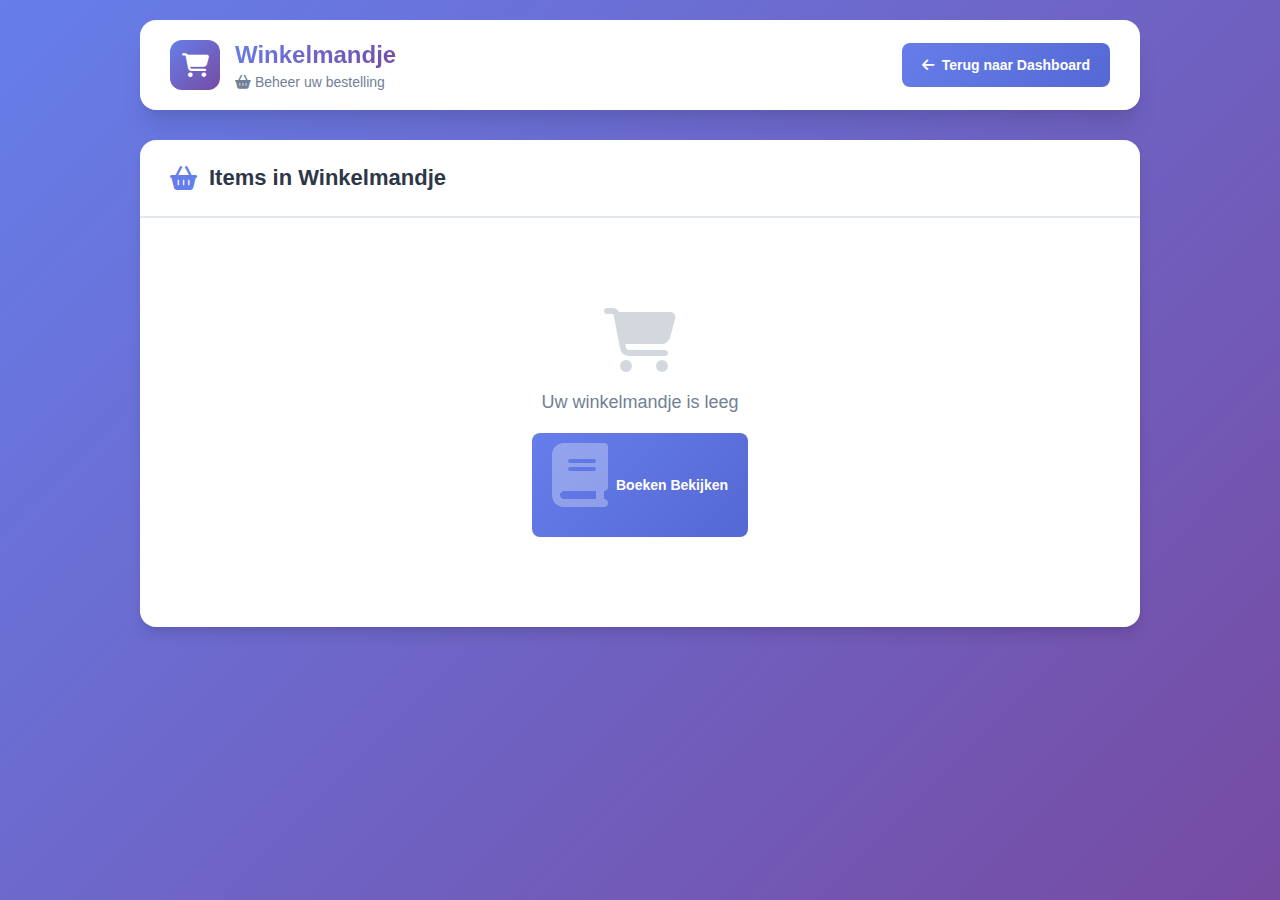
<file: BestelAppBoeken.Web/wwwroot/cart.html>
<!DOCTYPE html>
<html lang="nl">
<head>
    <meta charset="UTF-8">
    <meta name="viewport" content="width=device-width, initial-scale=1.0, maximum-scale=5.0, user-scalable=yes">
    <meta name="description" content="Winkelmandje - Bookstore Management System">
    <meta name="theme-color" content="#667eea">
    <title>Winkelmandje - Bookstore Management</title>
    <link rel="stylesheet" href="https://cdnjs.cloudflare.com/ajax/libs/font-awesome/6.4.0/css/all.min.css">
    <style>
        :root {
            --primary: #667eea;
            --primary-dark: #5568d3;
            --secondary: #764ba2;
            --success: #48bb78;
            --danger: #f56565;
            --warning: #ed8936;
            --info: #4299e1;
            --dark: #2d3748;
            --light: #f7fafc;
            --gray: #718096;
            --border: #e2e8f0;
            --shadow: 0 10px 15px -3px rgba(0, 0, 0, 0.1), 0 4px 6px -2px rgba(0, 0, 0, 0.05);
            --shadow-lg: 0 20px 25px -5px rgba(0, 0, 0, 0.1), 0 10px 10px -5px rgba(0, 0, 0, 0.04);
        }

        * {
            margin: 0;
            padding: 0;
            box-sizing: border-box;
        }

        body {
            font-family: 'Inter', -apple-system, BlinkMacSystemFont, 'Segoe UI', Roboto, sans-serif;
            background: linear-gradient(135deg, #667eea 0%, #764ba2 100%);
            min-height: 100vh;
            padding: 20px;
            color: var(--dark);
        }

        .container {
            max-width: 1000px;
            margin: 0 auto;
        }

        /* Header */
        .header {
            background: white;
            padding: 20px 30px;
            border-radius: 16px;
            box-shadow: var(--shadow-lg);
            margin-bottom: 30px;
            display: flex;
            justify-content: space-between;
            align-items: center;
        }

        .header-left {
            display: flex;
            align-items: center;
            gap: 15px;
        }

        .logo {
            width: 50px;
            height: 50px;
            background: linear-gradient(135deg, var(--primary), var(--secondary));
            border-radius: 12px;
            display: flex;
            align-items: center;
            justify-content: center;
            color: white;
            font-size: 24px;
        }

        h1 {
            font-size: 24px;
            font-weight: 700;
            background: linear-gradient(135deg, var(--primary), var(--secondary));
            -webkit-background-clip: text;
            -webkit-text-fill-color: transparent;
        }

        .btn {
            padding: 10px 20px;
            border: none;
            border-radius: 8px;
            cursor: pointer;
            font-size: 14px;
            font-weight: 600;
            transition: all 0.3s;
            display: inline-flex;
            align-items: center;
            gap: 8px;
            text-decoration: none;
            min-height: 44px;
        }

        .btn:hover {
            transform: translateY(-2px);
            box-shadow: var(--shadow);
        }

        .btn-primary {
            background: linear-gradient(135deg, var(--primary), var(--primary-dark));
            color: white;
        }

        .btn-success {
            background: linear-gradient(135deg, var(--success), #38a169);
            color: white;
        }

        .btn-danger {
            background: linear-gradient(135deg, var(--danger), #e53e3e);
            color: white;
        }

        /* Card */
        .card {
            background: white;
            border-radius: 16px;
            box-shadow: var(--shadow);
            margin-bottom: 30px;
            overflow: hidden;
        }

        .card-header {
            padding: 25px 30px;
            border-bottom: 2px solid var(--border);
            display: flex;
            justify-content: space-between;
            align-items: center;
        }

        .card-title {
            display: flex;
            align-items: center;
            gap: 12px;
            font-size: 22px;
            font-weight: 700;
            color: var(--dark);
        }

        .card-title i {
            color: var(--primary);
            font-size: 24px;
        }

        .card-body {
            padding: 30px;
        }

        /* Cart Item */
        .cart-item {
            display: flex;
            justify-content: space-between;
            align-items: center;
            padding: 20px;
            background: var(--light);
            margin-bottom: 15px;
            border-radius: 12px;
            border: 2px solid var(--border);
            transition: all 0.2s;
            flex-wrap: wrap;
            gap: 15px;
        }

        .cart-item:hover {
            border-color: var(--primary);
            transform: translateX(4px);
        }

        .cart-item-info {
            flex: 1;
            min-width: 200px;
        }

        .cart-item-title {
            font-size: 16px;
            font-weight: 700;
            color: var(--dark);
            margin-bottom: 5px;
        }

        .cart-item-details {
            font-size: 14px;
            color: var(--gray);
        }

        .cart-item-actions {
            display: flex;
            align-items: center;
            gap: 15px;
            flex-wrap: wrap;
        }

        .quantity-control {
            display: flex;
            align-items: center;
            gap: 10px;
        }

        .quantity-btn {
            width: 35px;
            height: 35px;
            border: none;
            border-radius: 8px;
            background: var(--primary);
            color: white;
            cursor: pointer;
            font-weight: 700;
            transition: all 0.2s;
        }

        .quantity-btn:hover {
            background: var(--primary-dark);
            transform: scale(1.1);
        }

        .quantity-value {
            font-weight: 700;
            min-width: 40px;
            text-align: center;
            font-size: 16px;
        }

        .cart-item-price {
            font-size: 18px;
            font-weight: 700;
            color: var(--success);
            min-width: 80px;
            text-align: right;
        }

        .empty-cart {
            text-align: center;
            padding: 60px 20px;
            color: var(--gray);
        }

        .empty-cart i {
            font-size: 64px;
            opacity: 0.3;
            margin-bottom: 20px;
        }

        /* Summary */
        .cart-summary {
            background: linear-gradient(135deg, #f0fff4, #c6f6d5);
            padding: 25px;
            border-radius: 12px;
            margin-top: 20px;
        }

        .summary-row {
            display: flex;
            justify-content: space-between;
            padding: 10px 0;
            font-size: 16px;
        }

        .summary-row.total {
            border-top: 2px solid var(--success);
            margin-top: 10px;
            padding-top: 15px;
            font-size: 24px;
            font-weight: 700;
            color: var(--success);
        }

        /* Order Form */
        .form-group {
            margin-bottom: 20px;
        }

        label {
            display: block;
            margin-bottom: 8px;
            font-weight: 600;
            color: var(--dark);
            font-size: 14px;
        }

        input, select {
            width: 100%;
            padding: 12px 16px;
            border: 2px solid var(--border);
            border-radius: 10px;
            font-size: 14px;
            min-height: 44px;
            transition: all 0.3s;
        }

        input:focus, select:focus {
            outline: none;
            border-color: var(--primary);
            box-shadow: 0 0 0 3px rgba(102, 126, 234, 0.1);
        }

        /* Messages */
        .message {
            padding: 16px 20px;
            border-radius: 12px;
            margin: 15px 0;
            display: flex;
            align-items: center;
            gap: 12px;
        }

        .message.success {
            background: linear-gradient(135deg, #c6f6d5, #9ae6b4);
            color: #22543d;
            border-left: 4px solid var(--success);
        }

        .message.error {
            background: linear-gradient(135deg, #fed7d7, #feb2b2);
            color: #742a2a;
            border-left: 4px solid var(--danger);
        }

        /* Responsive */
        @media (max-width: 768px) {
            body {
                padding: 10px;
            }

            .header {
                flex-direction: column;
                gap: 15px;
                padding: 20px;
            }

            .cart-item {
                flex-direction: column;
                align-items: flex-start;
            }

            .cart-item-actions {
                width: 100%;
                justify-content: space-between;
            }

            .summary-row {
                font-size: 14px;
            }

            .summary-row.total {
                font-size: 20px;
            }
        }
    </style>
</head>
<body>
    <div class="container">
        <!-- Header -->
        <div class="header">
            <div class="header-left">
                <div class="logo">
                    <i class="fas fa-shopping-cart"></i>
                </div>
                <div>
                    <h1>Winkelmandje</h1>
                    <p style="color: var(--gray); font-size: 14px; margin-top: 5px;">
                        <i class="fas fa-shopping-basket"></i> Beheer uw bestelling
                    </p>
                </div>
            </div>
            <a href="Index.html" class="btn btn-primary">
                <i class="fas fa-arrow-left"></i> Terug naar Dashboard
            </a>
        </div>

        <div id="message-container"></div>

        <!-- Cart Items -->
        <div class="card">
            <div class="card-header">
                <div class="card-title">
                    <i class="fas fa-shopping-basket"></i>
                    Items in Winkelmandje
                </div>
                <button class="btn btn-danger" onclick="clearCart()" id="clear-cart-btn" style="display:none;">
                    <i class="fas fa-trash"></i> Leeg Mandje
                </button>
            </div>
            <div class="card-body">
                <div id="cart-items-container">
                    <div class="empty-cart">
                        <i class="fas fa-shopping-cart"></i>
                        <p style="font-size: 18px; margin-bottom: 20px;">Uw winkelmandje is leeg</p>
                        <a href="Index.html" class="btn btn-primary">
                            <i class="fas fa-book"></i> Boeken Bekijken
                        </a>
                    </div>
                </div>
            </div>
        </div>

        <!-- Order Form -->
        <div class="card" id="order-form-card" style="display:none;">
            <div class="card-header">
                <div class="card-title">
                    <i class="fas fa-user-circle"></i>
                    Klant Informatie
                </div>
            </div>
            <div class="card-body">
                <div class="form-group">
                    <label><i class="fas fa-user"></i> Selecteer Klant</label>
                    <select id="order-klant" required>
                        <option value="">Selecteer een klant</option>
                    </select>
                </div>

                <div class="cart-summary">
                    <div class="summary-row">
                        <span>Subtotaal:</span>
                        <span id="subtotal">EUR 0.00</span>
                    </div>
                    <div class="summary-row">
                        <span>Aantal items:</span>
                        <span id="item-count">0</span>
                    </div>
                    <div class="summary-row total">
                        <span><i class="fas fa-euro-sign"></i> Totaal:</span>
                        <span id="total-amount">EUR 0.00</span>
                    </div>
                </div>

                <button type="button" class="btn btn-success" onclick="plaatsOrder()" style="width: 100%; margin-top: 20px; font-size: 18px; padding: 16px;">
                    <i class="fas fa-check-circle"></i> Bestelling Plaatsen
                </button>
            </div>
        </div>
    </div>

    <script src="cart.js"></script>
</body>
</html>
</file>
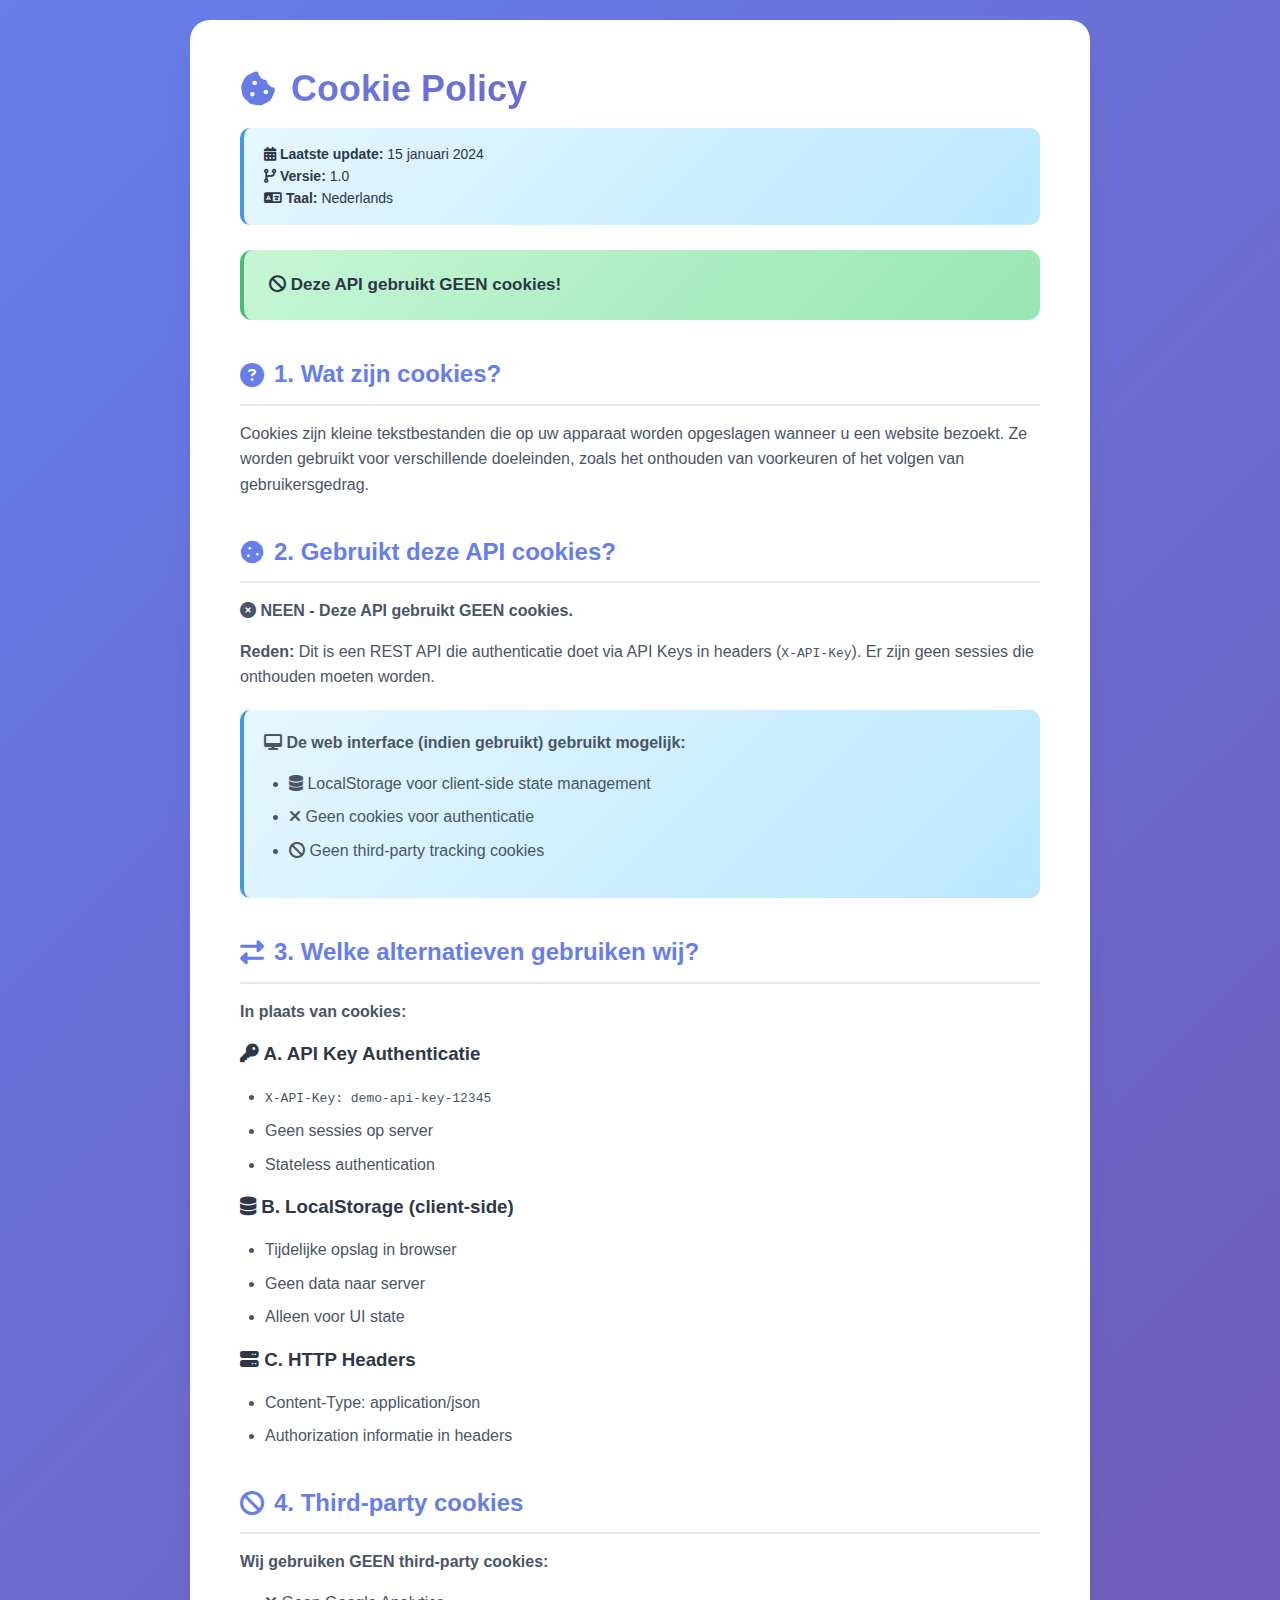
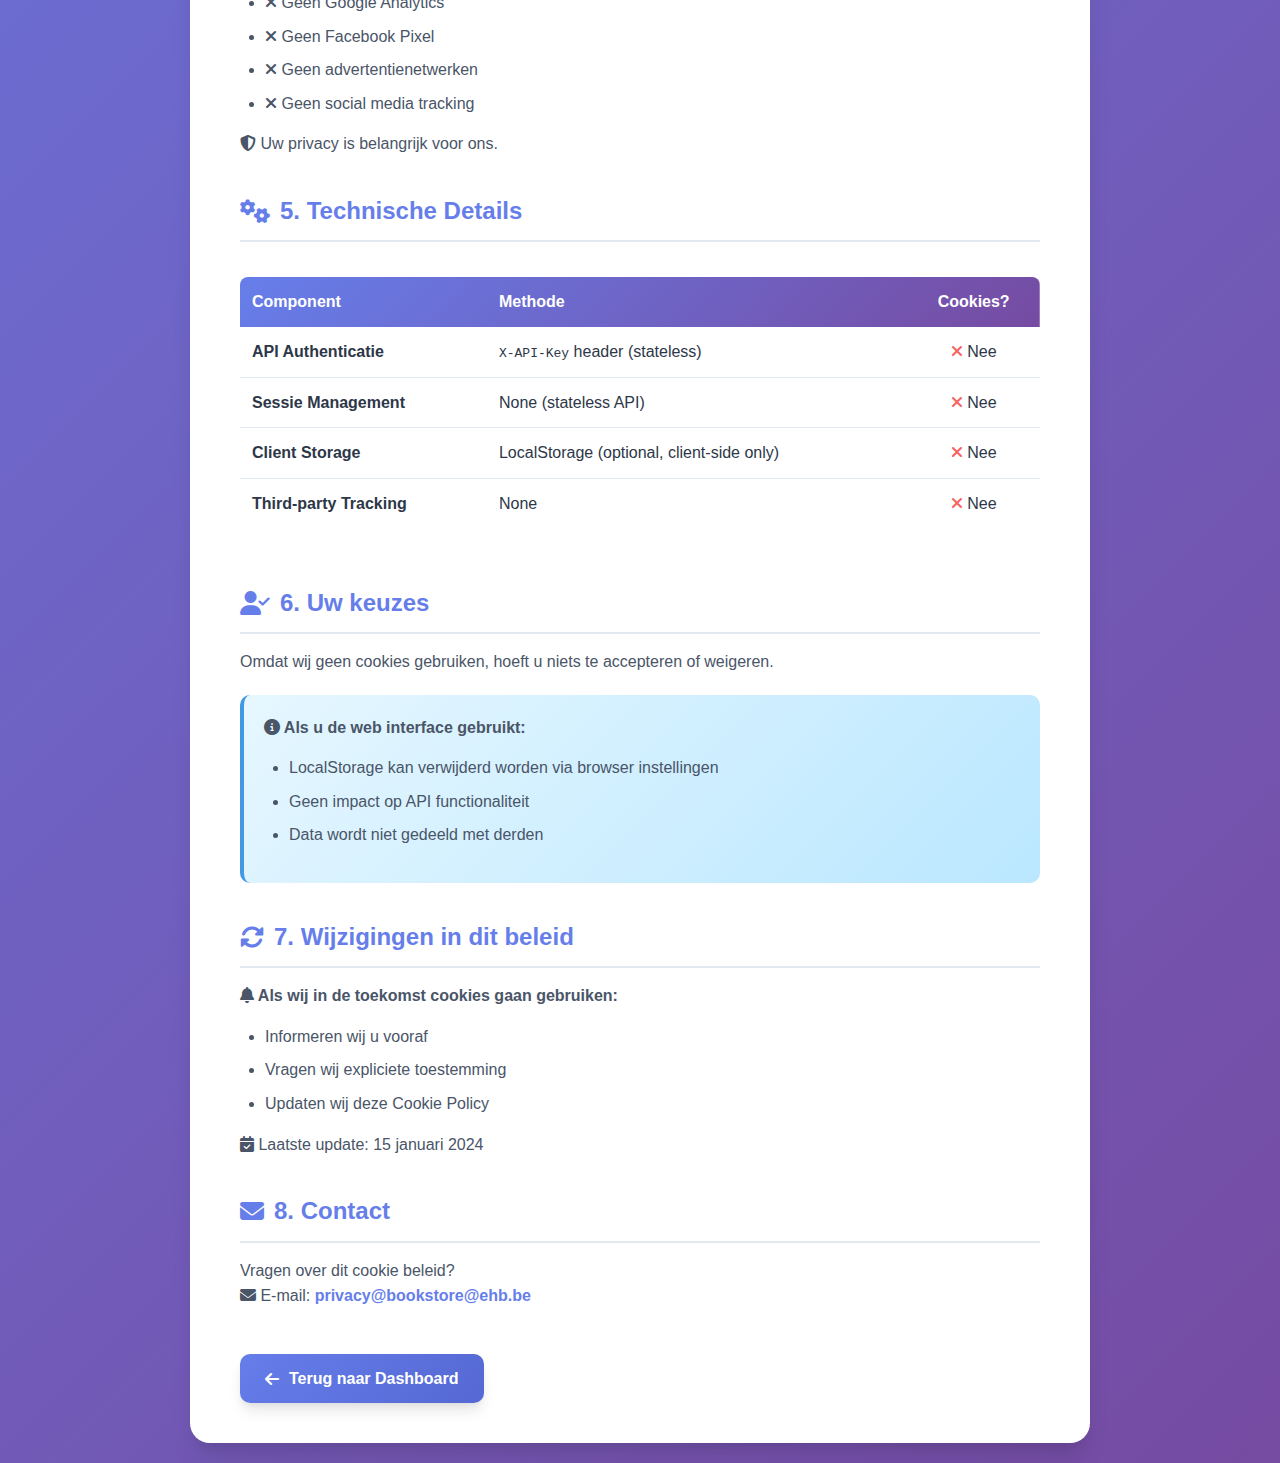
<file: BestelAppBoeken.Web/wwwroot/cookie-policy.html>
﻿<!DOCTYPE html>
<html lang="nl">
<head>
    <meta charset="UTF-8">
    <meta name="viewport" content="width=device-width, initial-scale=1.0">
    <title>Cookie Policy - Bookstore Management</title>
    <link rel="stylesheet" href="https://cdnjs.cloudflare.com/ajax/libs/font-awesome/6.4.0/css/all.min.css">
    <style>
        :root {
            --primary: #667eea;
            --primary-dark: #5568d3;
            --secondary: #764ba2;
            --success: #48bb78;
            --danger: #f56565;
            --warning: #ed8936;
            --info: #4299e1;
            --dark: #2d3748;
            --light: #f7fafc;
            --gray: #718096;
            --border: #e2e8f0;
            --shadow: 0 10px 15px -3px rgba(0, 0, 0, 0.1), 0 4px 6px -2px rgba(0, 0, 0, 0.05);
            --shadow-lg: 0 20px 25px -5px rgba(0, 0, 0, 0.1), 0 10px 10px -5px rgba(0, 0, 0, 0.04);
        }

        * {
            margin: 0;
            padding: 0;
            box-sizing: border-box;
        }

        body {
            font-family: 'Inter', -apple-system, BlinkMacSystemFont, 'Segoe UI', Roboto, sans-serif;
            background: linear-gradient(135deg, #667eea 0%, #764ba2 100%);
            min-height: 100vh;
            padding: 20px;
            color: var(--dark);
            line-height: 1.6;
        }

        .container {
            max-width: 900px;
            margin: 0 auto;
            background: white;
            padding: 40px 50px;
            border-radius: 20px;
            box-shadow: var(--shadow-lg);
            animation: fadeIn 0.5s ease-in;
        }

        @keyframes fadeIn {
            from {
                opacity: 0;
                transform: translateY(20px);
            }

            to {
                opacity: 1;
                transform: translateY(0);
            }
        }

        h1 {
            font-size: 36px;
            font-weight: 700;
            background: linear-gradient(135deg, var(--primary), var(--secondary));
            -webkit-background-clip: text;
            -webkit-text-fill-color: transparent;
            background-clip: text;
            margin-bottom: 10px;
            display: flex;
            align-items: center;
            gap: 15px;
        }

        h2 {
            color: var(--primary);
            font-size: 24px;
            font-weight: 600;
            margin-top: 35px;
            margin-bottom: 15px;
            padding-bottom: 10px;
            border-bottom: 2px solid var(--border);
            display: flex;
            align-items: center;
            gap: 10px;
        }

        .meta {
            background: linear-gradient(135deg, #e6f7ff, #bae7ff);
            padding: 15px 20px;
            border-radius: 10px;
            margin-bottom: 25px;
            font-size: 14px;
            border-left: 4px solid var(--info);
        }

        .highlight {
            background: linear-gradient(135deg, #c6f6d5, #9ae6b4);
            padding: 20px 25px;
            border-radius: 12px;
            margin: 25px 0;
            font-size: 16px;
            border-left: 4px solid var(--success);
            line-height: 1.8;
        }

            .highlight strong {
                color: var(--dark);
                font-size: 17px;
            }

        .info-box {
            background: linear-gradient(135deg, #e6f7ff, #bae7ff);
            padding: 20px;
            border-radius: 10px;
            border-left: 4px solid var(--info);
            margin: 20px 0;
        }

        p {
            margin-bottom: 15px;
            color: #4a5568;
        }

        ul {
            margin: 15px 0 15px 25px;
            color: #4a5568;
        }

        li {
            margin-bottom: 8px;
        }

        a {
            color: var(--primary);
            text-decoration: none;
            font-weight: 600;
            transition: all 0.2s;
        }

            a:hover {
                color: var(--secondary);
                text-decoration: underline;
            }

        .back-link {
            display: inline-flex;
            align-items: center;
            gap: 10px;
            margin-top: 30px;
            padding: 12px 25px;
            background: linear-gradient(135deg, var(--primary), var(--primary-dark));
            color: white;
            border-radius: 10px;
            font-weight: 600;
            text-decoration: none;
            transition: all 0.3s;
            box-shadow: var(--shadow);
        }

            .back-link:hover {
                transform: translateY(-2px);
                box-shadow: var(--shadow-lg);
                text-decoration: none;
            }

        @media (max-width: 768px) {
            .container {
                padding: 30px 25px;
            }

            h1 {
                font-size: 28px;
            }
        }
    </style>
</head>
<body>
    <div class="container">
        <h1><i class="fas fa-cookie-bite"></i> Cookie Policy</h1>

        <div class="meta">
            <strong><i class="fas fa-calendar-alt"></i> Laatste update:</strong> 15 januari 2024<br>
            <strong><i class="fas fa-code-branch"></i> Versie:</strong> 1.0<br>
            <strong><i class="fas fa-language"></i> Taal:</strong> Nederlands
        </div>

        <div class="highlight">
            <strong><i class="fas fa-ban"></i> Deze API gebruikt GEEN cookies!</strong>
        </div>

        <h2><i class="fas fa-question-circle"></i> 1. Wat zijn cookies?</h2>
        <p>
            Cookies zijn kleine tekstbestanden die op uw apparaat worden opgeslagen
            wanneer u een website bezoekt. Ze worden gebruikt voor verschillende doeleinden,
            zoals het onthouden van voorkeuren of het volgen van gebruikersgedrag.
        </p>

        <h2><i class="fas fa-cookie"></i> 2. Gebruikt deze API cookies?</h2>
        <p><strong><i class="fas fa-times-circle"></i> NEEN - Deze API gebruikt GEEN cookies.</strong></p>

        <p>
            <strong>Reden:</strong> Dit is een REST API die authenticatie doet via API Keys in headers (<code>X-API-Key</code>).
            Er zijn geen sessies die onthouden moeten worden.
        </p>

        <div class="info-box">
            <p><strong><i class="fas fa-desktop"></i> De web interface (indien gebruikt) gebruikt mogelijk:</strong></p>
            <ul style="margin-top: 10px;">
                <li><i class="fas fa-database"></i> LocalStorage voor client-side state management</li>
                <li><i class="fas fa-times"></i> Geen cookies voor authenticatie</li>
                <li><i class="fas fa-ban"></i> Geen third-party tracking cookies</li>
            </ul>
        </div>

        <h2><i class="fas fa-exchange-alt"></i> 3. Welke alternatieven gebruiken wij?</h2>
        <p><strong>In plaats van cookies:</strong></p>

        <h3><i class="fas fa-key"></i> A. API Key Authenticatie</h3>
        <ul>
            <li><code>X-API-Key: demo-api-key-12345</code></li>
            <li>Geen sessies op server</li>
            <li>Stateless authentication</li>
        </ul>

        <h3><i class="fas fa-database"></i> B. LocalStorage (client-side)</h3>
        <ul>
            <li>Tijdelijke opslag in browser</li>
            <li>Geen data naar server</li>
            <li>Alleen voor UI state</li>
        </ul>

        <h3><i class="fas fa-server"></i> C. HTTP Headers</h3>
        <ul>
            <li>Content-Type: application/json</li>
            <li>Authorization informatie in headers</li>
        </ul>

        <h2><i class="fas fa-ban"></i> 4. Third-party cookies</h2>
        <p><strong>Wij gebruiken GEEN third-party cookies:</strong></p>
        <ul>
            <li><i class="fas fa-times"></i> Geen Google Analytics</li>
            <li><i class="fas fa-times"></i> Geen Facebook Pixel</li>
            <li><i class="fas fa-times"></i> Geen advertentienetwerken</li>
            <li><i class="fas fa-times"></i> Geen social media tracking</li>
        </ul>
        <p><i class="fas fa-shield-alt"></i> Uw privacy is belangrijk voor ons.</p>

        <h2><i class="fas fa-cogs"></i> 5. Technische Details</h2>
        <div style="overflow-x: auto;">
            <table style="width: 100%; border-collapse: collapse; margin: 20px 0;">
                <thead style="background: linear-gradient(135deg, var(--primary), var(--secondary)); color: white;">
                    <tr>
                        <th style="padding: 12px; text-align: left; border-radius: 8px 0 0 0;">Component</th>
                        <th style="padding: 12px; text-align: left;">Methode</th>
                        <th style="padding: 12px; text-align: center; border-radius: 0 8px 0 0;">Cookies?</th>
                    </tr>
                </thead>
                <tbody>
                    <tr style="border-bottom: 1px solid var(--border);">
                        <td style="padding: 12px;"><strong>API Authenticatie</strong></td>
                        <td style="padding: 12px;"><code>X-API-Key</code> header (stateless)</td>
                        <td style="padding: 12px; text-align: center;"><i class="fas fa-times" style="color: var(--danger);"></i> Nee</td>
                    </tr>
                    <tr style="border-bottom: 1px solid var(--border);">
                        <td style="padding: 12px;"><strong>Sessie Management</strong></td>
                        <td style="padding: 12px;">None (stateless API)</td>
                        <td style="padding: 12px; text-align: center;"><i class="fas fa-times" style="color: var(--danger);"></i> Nee</td>
                    </tr>
                    <tr style="border-bottom: 1px solid var(--border);">
                        <td style="padding: 12px;"><strong>Client Storage</strong></td>
                        <td style="padding: 12px;">LocalStorage (optional, client-side only)</td>
                        <td style="padding: 12px; text-align: center;"><i class="fas fa-times" style="color: var(--danger);"></i> Nee</td>
                    </tr>
                    <tr>
                        <td style="padding: 12px;"><strong>Third-party Tracking</strong></td>
                        <td style="padding: 12px;">None</td>
                        <td style="padding: 12px; text-align: center;"><i class="fas fa-times" style="color: var(--danger);"></i> Nee</td>
                    </tr>
                </tbody>
            </table>
        </div>

        <h2><i class="fas fa-user-check"></i> 6. Uw keuzes</h2>
        <p>
            Omdat wij geen cookies gebruiken, hoeft u niets te accepteren of weigeren.
        </p>

        <div class="info-box">
            <p><strong><i class="fas fa-info-circle"></i> Als u de web interface gebruikt:</strong></p>
            <ul style="margin-top: 10px;">
                <li>LocalStorage kan verwijderd worden via browser instellingen</li>
                <li>Geen impact op API functionaliteit</li>
                <li>Data wordt niet gedeeld met derden</li>
            </ul>
        </div>

        <h2><i class="fas fa-sync-alt"></i> 7. Wijzigingen in dit beleid</h2>
        <p><strong><i class="fas fa-bell"></i> Als wij in de toekomst cookies gaan gebruiken:</strong></p>
        <ul>
            <li>Informeren wij u vooraf</li>
            <li>Vragen wij expliciete toestemming</li>
            <li>Updaten wij deze Cookie Policy</li>
        </ul>
        <p><i class="fas fa-calendar-check"></i> Laatste update: 15 januari 2024</p>

        <h2><i class="fas fa-envelope"></i> 8. Contact</h2>
        <p>
            Vragen over dit cookie beleid?<br>
            <i class="fas fa-envelope"></i> E-mail: <a href="mailto:privacy@bookstore@ehb.be">privacy@bookstore@ehb.be</a>
        </p>

        <a href="/" class="back-link">
            <i class="fas fa-arrow-left"></i> Terug naar Dashboard
        </a>
    </div>

    <script>
        console.log('%c?? Cookie Policy geladen', 'color: #667eea; font-size: 14px; font-weight: bold;');
        console.log('%c? Geen cookies gebruikt!', 'color: #48bb78; font-size: 12px;');
    </script>
</body>
</html>
</file>
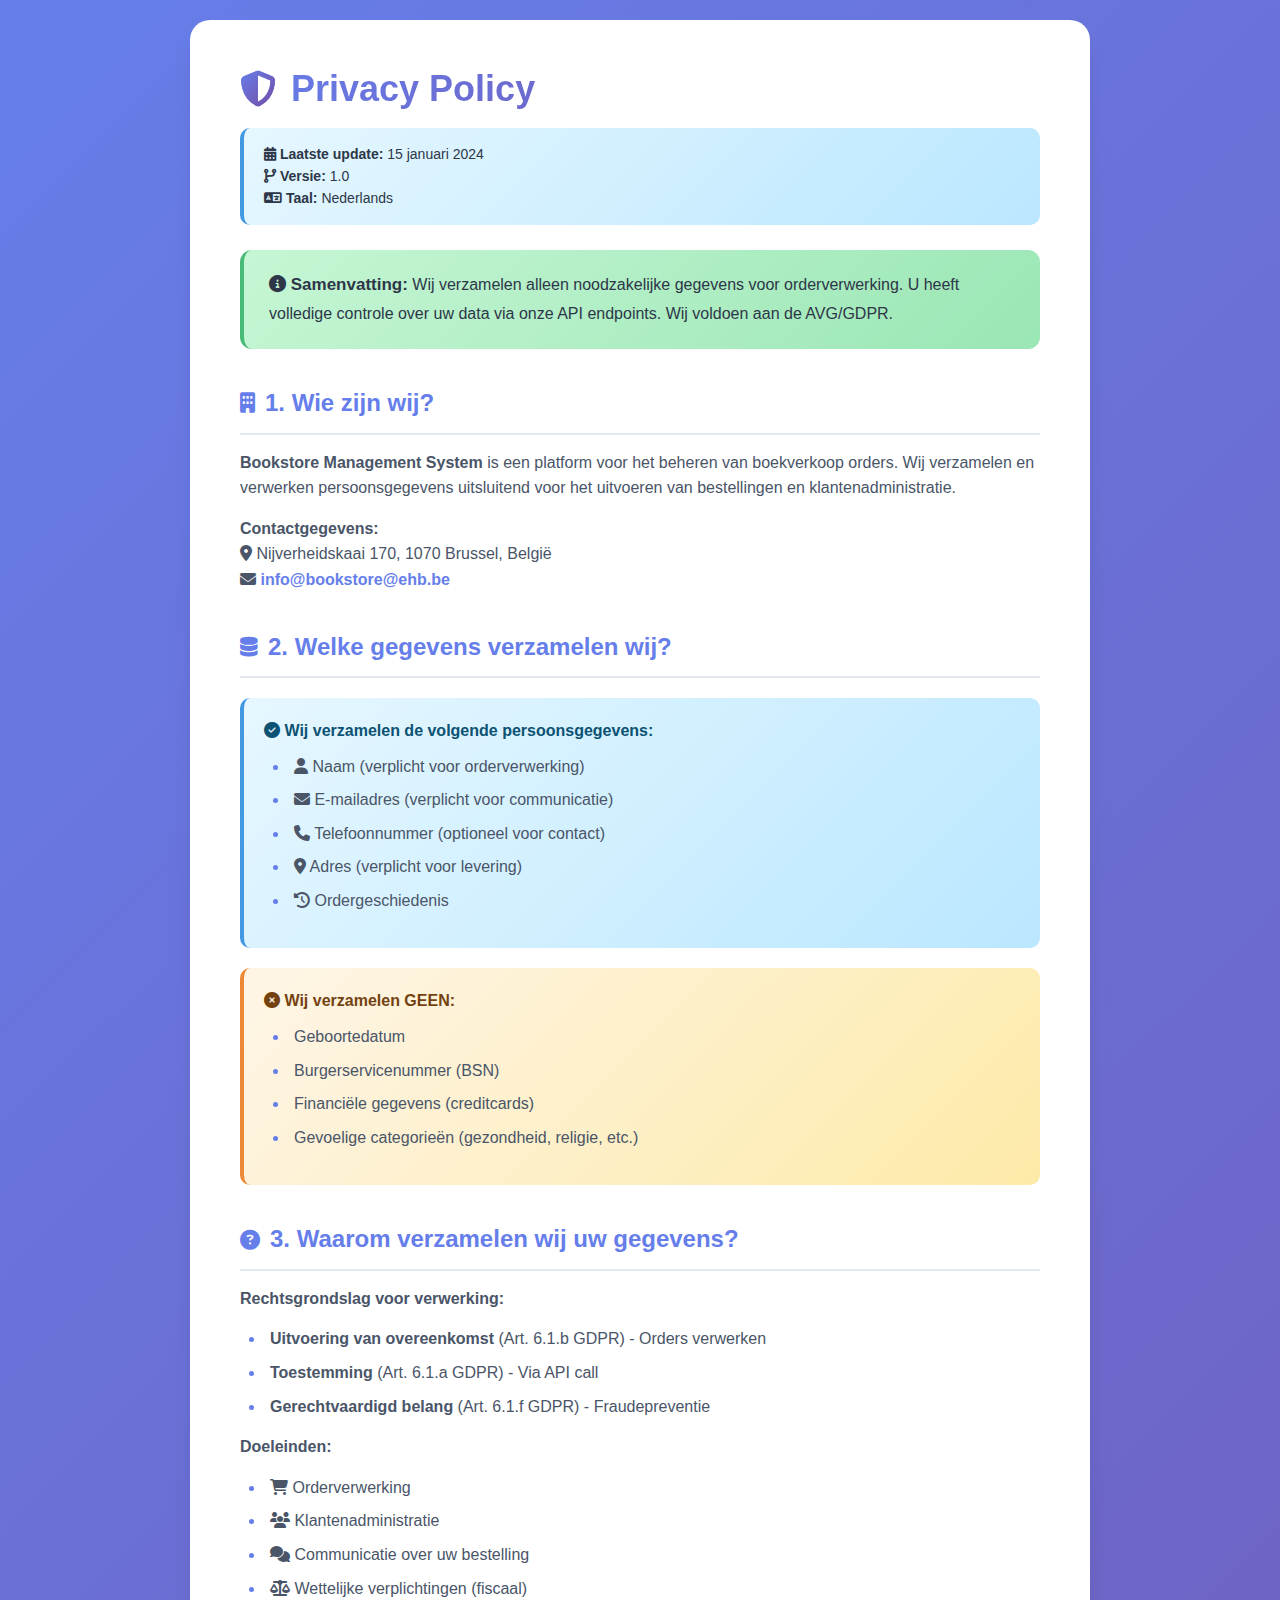
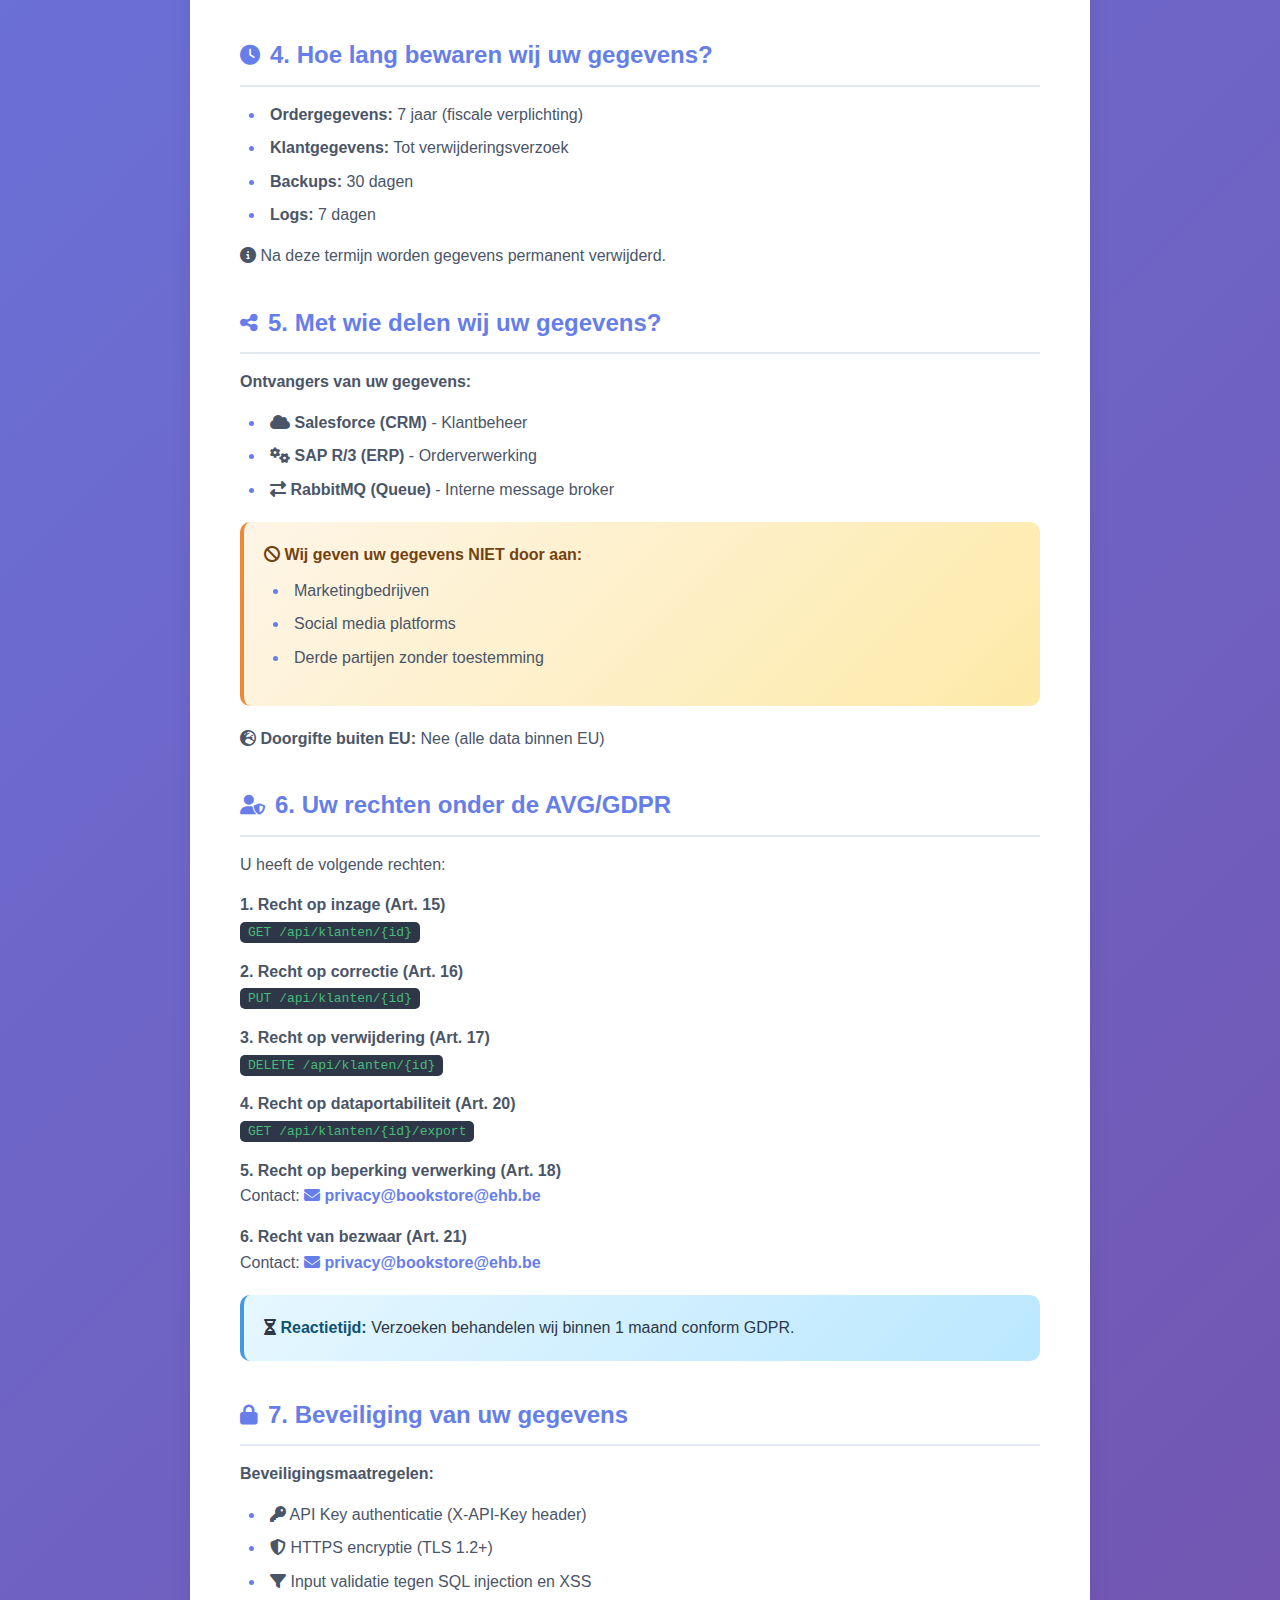
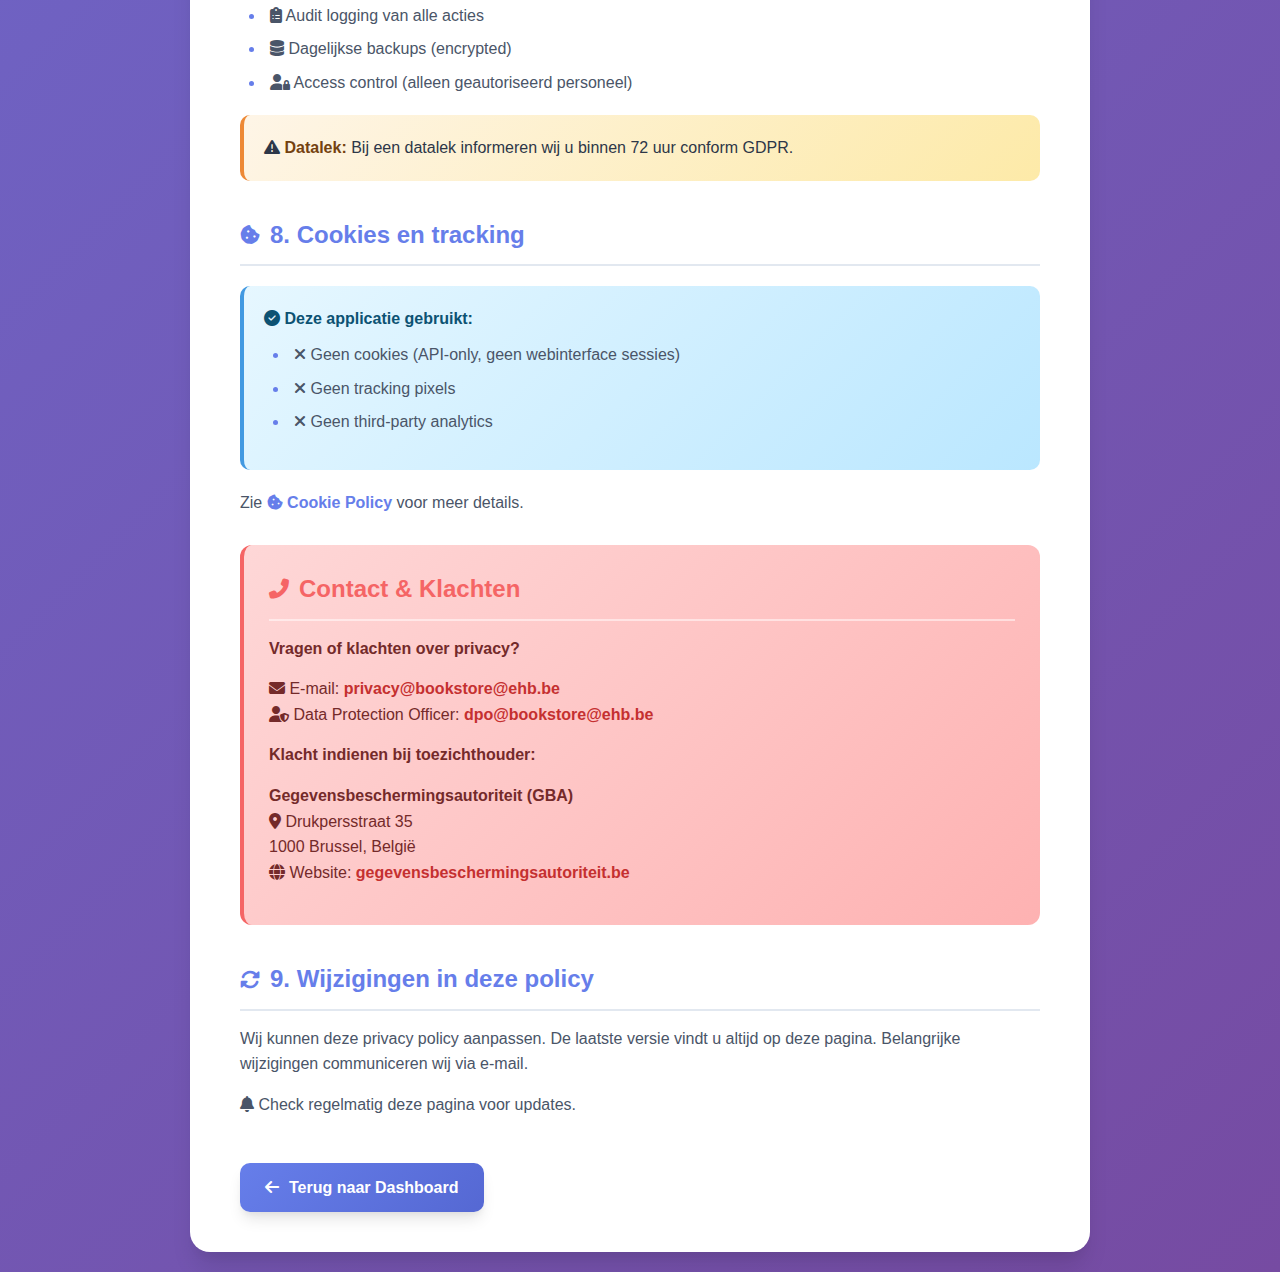
<file: BestelAppBoeken.Web/wwwroot/privacy-policy.html>
﻿<!DOCTYPE html>
<html lang="nl">
<head>
    <meta charset="UTF-8">
    <meta name="viewport" content="width=device-width, initial-scale=1.0">
    <title>Privacy Policy - Bookstore Management</title>
    <link rel="stylesheet" href="https://cdnjs.cloudflare.com/ajax/libs/font-awesome/6.4.0/css/all.min.css">
    <style>
        :root {
            --primary: #667eea;
            --primary-dark: #5568d3;
            --secondary: #764ba2;
            --success: #48bb78;
            --danger: #f56565;
            --warning: #ed8936;
            --info: #4299e1;
            --dark: #2d3748;
            --light: #f7fafc;
            --gray: #718096;
            --border: #e2e8f0;
            --shadow: 0 10px 15px -3px rgba(0, 0, 0, 0.1), 0 4px 6px -2px rgba(0, 0, 0, 0.05);
            --shadow-lg: 0 20px 25px -5px rgba(0, 0, 0, 0.1), 0 10px 10px -5px rgba(0, 0, 0, 0.04);
        }

        * {
            margin: 0;
            padding: 0;
            box-sizing: border-box;
        }

        body {
            font-family: 'Inter', -apple-system, BlinkMacSystemFont, 'Segoe UI', Roboto, sans-serif;
            background: linear-gradient(135deg, #667eea 0%, #764ba2 100%);
            min-height: 100vh;
            padding: 20px;
            color: var(--dark);
            line-height: 1.6;
        }

        .container {
            max-width: 900px;
            margin: 0 auto;
            background: white;
            padding: 40px 50px;
            border-radius: 20px;
            box-shadow: var(--shadow-lg);
        }

        h1 {
            font-size: 36px;
            font-weight: 700;
            background: linear-gradient(135deg, var(--primary), var(--secondary));
            -webkit-background-clip: text;
            -webkit-text-fill-color: transparent;
            background-clip: text;
            margin-bottom: 10px;
            display: flex;
            align-items: center;
            gap: 15px;
        }

            h1 i {
                background: linear-gradient(135deg, var(--primary), var(--secondary));
                -webkit-background-clip: text;
                -webkit-text-fill-color: transparent;
                background-clip: text;
            }

        h2 {
            color: var(--primary);
            font-size: 24px;
            font-weight: 600;
            margin-top: 35px;
            margin-bottom: 15px;
            padding-bottom: 10px;
            border-bottom: 2px solid var(--border);
            display: flex;
            align-items: center;
            gap: 10px;
        }

            h2 i {
                font-size: 20px;
            }

        .meta {
            background: linear-gradient(135deg, #e6f7ff, #bae7ff);
            padding: 15px 20px;
            border-radius: 10px;
            margin-bottom: 25px;
            font-size: 14px;
            border-left: 4px solid var(--info);
        }

            .meta strong {
                color: var(--dark);
            }

        .highlight {
            background: linear-gradient(135deg, #c6f6d5, #9ae6b4);
            padding: 20px 25px;
            border-radius: 12px;
            margin: 25px 0;
            font-size: 16px;
            border-left: 4px solid var(--success);
            line-height: 1.8;
        }

            .highlight strong {
                color: var(--dark);
                font-size: 17px;
            }

        p {
            margin-bottom: 15px;
            color: #4a5568;
        }

        ul {
            margin: 15px 0 15px 25px;
            color: #4a5568;
        }

        li {
            margin-bottom: 8px;
            padding-left: 5px;
        }

        ul li::marker {
            color: var(--primary);
        }

        code {
            background: #2d3748;
            color: #48bb78;
            padding: 3px 8px;
            border-radius: 5px;
            font-family: 'Courier New', monospace;
            font-size: 13px;
        }

        a {
            color: var(--primary);
            text-decoration: none;
            font-weight: 600;
            transition: all 0.2s;
        }

            a:hover {
                color: var(--secondary);
                text-decoration: underline;
            }

        .contact {
            background: linear-gradient(135deg, #fed7d7, #feb2b2);
            padding: 25px;
            border-radius: 12px;
            margin-top: 30px;
            border-left: 4px solid var(--danger);
        }

            .contact h2 {
                color: var(--danger);
                border-bottom: 2px solid rgba(255, 255, 255, 0.5);
                margin-top: 0;
            }

            .contact p {
                color: #742a2a;
            }

            .contact a {
                color: #c53030;
            }

        .back-link {
            display: inline-flex;
            align-items: center;
            gap: 10px;
            margin-top: 30px;
            padding: 12px 25px;
            background: linear-gradient(135deg, var(--primary), var(--primary-dark));
            color: white;
            border-radius: 10px;
            font-weight: 600;
            text-decoration: none;
            transition: all 0.3s;
            box-shadow: var(--shadow);
        }

            .back-link:hover {
                transform: translateY(-2px);
                box-shadow: var(--shadow-lg);
                text-decoration: none;
            }

            .back-link i {
                font-size: 16px;
            }

        .warning-box {
            background: linear-gradient(135deg, #fef5e7, #fdeaa8);
            padding: 20px;
            border-radius: 10px;
            border-left: 4px solid var(--warning);
            margin: 20px 0;
        }

            .warning-box strong {
                color: #744210;
            }

        .info-box {
            background: linear-gradient(135deg, #e6f7ff, #bae7ff);
            padding: 20px;
            border-radius: 10px;
            border-left: 4px solid var(--info);
            margin: 20px 0;
        }

            .info-box strong {
                color: #0c5273;
            }

        /* Responsive */
        @media (max-width: 768px) {
            .container {
                padding: 30px 25px;
            }

            h1 {
                font-size: 28px;
            }

            h2 {
                font-size: 20px;
            }
        }

        /* Animatie */
        .container {
            animation: fadeIn 0.5s ease-in;
        }

        @keyframes fadeIn {
            from {
                opacity: 0;
                transform: translateY(20px);
            }

            to {
                opacity: 1;
                transform: translateY(0);
            }
        }
    </style>
</head>
<body>
    <div class="container">
        <h1><i class="fas fa-shield-alt"></i> Privacy Policy</h1>

        <div class="meta">
            <strong><i class="fas fa-calendar-alt"></i> Laatste update:</strong> 15 januari 2024<br>
            <strong><i class="fas fa-code-branch"></i> Versie:</strong> 1.0<br>
            <strong><i class="fas fa-language"></i> Taal:</strong> Nederlands
        </div>

        <div class="highlight">
            <strong><i class="fas fa-info-circle"></i> Samenvatting:</strong> Wij verzamelen alleen noodzakelijke gegevens voor orderverwerking.
            U heeft volledige controle over uw data via onze API endpoints. Wij voldoen aan de AVG/GDPR.
        </div>

        <h2><i class="fas fa-building"></i> 1. Wie zijn wij?</h2>
        <p>
            <strong>Bookstore Management System</strong> is een platform voor het beheren van boekverkoop orders.
            Wij verzamelen en verwerken persoonsgegevens uitsluitend voor het uitvoeren van bestellingen
            en klantenadministratie.
        </p>
        <p>
            <strong>Contactgegevens:</strong><br>
            <i class="fas fa-map-marker-alt"></i> Nijverheidskaai 170, 1070 Brussel, België<br>
            <i class="fas fa-envelope"></i> <a href="mailto:info@bookstore@ehb.be">info@bookstore@ehb.be</a>
        </p>

        <h2><i class="fas fa-database"></i> 2. Welke gegevens verzamelen wij?</h2>

        <div class="info-box">
            <strong><i class="fas fa-check-circle"></i> Wij verzamelen de volgende persoonsgegevens:</strong>
            <ul style="margin-top: 10px;">
                <li><i class="fas fa-user"></i> Naam (verplicht voor orderverwerking)</li>
                <li><i class="fas fa-envelope"></i> E-mailadres (verplicht voor communicatie)</li>
                <li><i class="fas fa-phone"></i> Telefoonnummer (optioneel voor contact)</li>
                <li><i class="fas fa-map-marker-alt"></i> Adres (verplicht voor levering)</li>
                <li><i class="fas fa-history"></i> Ordergeschiedenis</li>
            </ul>
        </div>

        <div class="warning-box">
            <strong><i class="fas fa-times-circle"></i> Wij verzamelen GEEN:</strong>
            <ul style="margin-top: 10px;">
                <li>Geboortedatum</li>
                <li>Burgerservicenummer (BSN)</li>
                <li>Financiële gegevens (creditcards)</li>
                <li>Gevoelige categorieën (gezondheid, religie, etc.)</li>
            </ul>
        </div>

        <h2><i class="fas fa-question-circle"></i> 3. Waarom verzamelen wij uw gegevens?</h2>

        <p><strong>Rechtsgrondslag voor verwerking:</strong></p>
        <ul>
            <li><strong>Uitvoering van overeenkomst</strong> (Art. 6.1.b GDPR) - Orders verwerken</li>
            <li><strong>Toestemming</strong> (Art. 6.1.a GDPR) - Via API call</li>
            <li><strong>Gerechtvaardigd belang</strong> (Art. 6.1.f GDPR) - Fraudepreventie</li>
        </ul>

        <p><strong>Doeleinden:</strong></p>
        <ul>
            <li><i class="fas fa-shopping-cart"></i> Orderverwerking</li>
            <li><i class="fas fa-users"></i> Klantenadministratie</li>
            <li><i class="fas fa-comments"></i> Communicatie over uw bestelling</li>
            <li><i class="fas fa-balance-scale"></i> Wettelijke verplichtingen (fiscaal)</li>
        </ul>

        <h2><i class="fas fa-clock"></i> 4. Hoe lang bewaren wij uw gegevens?</h2>
        <ul>
            <li><strong>Ordergegevens:</strong> 7 jaar (fiscale verplichting)</li>
            <li><strong>Klantgegevens:</strong> Tot verwijderingsverzoek</li>
            <li><strong>Backups:</strong> 30 dagen</li>
            <li><strong>Logs:</strong> 7 dagen</li>
        </ul>
        <p><i class="fas fa-info-circle"></i> Na deze termijn worden gegevens permanent verwijderd.</p>

        <h2><i class="fas fa-share-alt"></i> 5. Met wie delen wij uw gegevens?</h2>

        <p><strong>Ontvangers van uw gegevens:</strong></p>
        <ul>
            <li><i class="fas fa-cloud"></i> <strong>Salesforce (CRM)</strong> - Klantbeheer</li>
            <li><i class="fas fa-cogs"></i> <strong>SAP R/3 (ERP)</strong> - Orderverwerking</li>
            <li><i class="fas fa-exchange-alt"></i> <strong>RabbitMQ (Queue)</strong> - Interne message broker</li>
        </ul>

        <div class="warning-box">
            <strong><i class="fas fa-ban"></i> Wij geven uw gegevens NIET door aan:</strong>
            <ul style="margin-top: 10px;">
                <li>Marketingbedrijven</li>
                <li>Social media platforms</li>
                <li>Derde partijen zonder toestemming</li>
            </ul>
        </div>

        <p><strong><i class="fas fa-globe-europe"></i> Doorgifte buiten EU:</strong> Nee (alle data binnen EU)</p>

        <h2><i class="fas fa-user-shield"></i> 6. Uw rechten onder de AVG/GDPR</h2>
        <p>U heeft de volgende rechten:</p>

        <p>
            <strong>1. Recht op inzage (Art. 15)</strong><br>
            <code>GET /api/klanten/{id}</code>
        </p>

        <p>
            <strong>2. Recht op correctie (Art. 16)</strong><br>
            <code>PUT /api/klanten/{id}</code>
        </p>

        <p>
            <strong>3. Recht op verwijdering (Art. 17)</strong><br>
            <code>DELETE /api/klanten/{id}</code>
        </p>

        <p>
            <strong>4. Recht op dataportabiliteit (Art. 20)</strong><br>
            <code>GET /api/klanten/{id}/export</code>
        </p>

        <p>
            <strong>5. Recht op beperking verwerking (Art. 18)</strong><br>
            Contact: <a href="mailto:privacy@bookstore@ehb.be"><i class="fas fa-envelope"></i> privacy@bookstore@ehb.be</a>
        </p>

        <p>
            <strong>6. Recht van bezwaar (Art. 21)</strong><br>
            Contact: <a href="mailto:privacy@bookstore@ehb.be"><i class="fas fa-envelope"></i> privacy@bookstore@ehb.be</a>
        </p>

        <div class="info-box">
            <i class="fas fa-hourglass-half"></i> <strong>Reactietijd:</strong> Verzoeken behandelen wij binnen 1 maand conform GDPR.
        </div>

        <h2><i class="fas fa-lock"></i> 7. Beveiliging van uw gegevens</h2>
        <p><strong>Beveiligingsmaatregelen:</strong></p>
        <ul>
            <li><i class="fas fa-key"></i> API Key authenticatie (X-API-Key header)</li>
            <li><i class="fas fa-shield-alt"></i> HTTPS encryptie (TLS 1.2+)</li>
            <li><i class="fas fa-filter"></i> Input validatie tegen SQL injection en XSS</li>
            <li><i class="fas fa-clipboard-list"></i> Audit logging van alle acties</li>
            <li><i class="fas fa-database"></i> Dagelijkse backups (encrypted)</li>
            <li><i class="fas fa-user-lock"></i> Access control (alleen geautoriseerd personeel)</li>
        </ul>

        <div class="warning-box">
            <i class="fas fa-exclamation-triangle"></i> <strong>Datalek:</strong> Bij een datalek informeren wij u binnen 72 uur conform GDPR.
        </div>

        <h2><i class="fas fa-cookie-bite"></i> 8. Cookies en tracking</h2>

        <div class="info-box">
            <strong><i class="fas fa-check-circle"></i> Deze applicatie gebruikt:</strong>
            <ul style="margin-top: 10px;">
                <li><i class="fas fa-times"></i> Geen cookies (API-only, geen webinterface sessies)</li>
                <li><i class="fas fa-times"></i> Geen tracking pixels</li>
                <li><i class="fas fa-times"></i> Geen third-party analytics</li>
            </ul>
        </div>

        <p>Zie <a href="/cookie-policy.html"><i class="fas fa-cookie-bite"></i> Cookie Policy</a> voor meer details.</p>

        <div class="contact">
            <h2><i class="fas fa-phone-alt"></i> Contact & Klachten</h2>
            <p><strong>Vragen of klachten over privacy?</strong></p>
            <p>
                <i class="fas fa-envelope"></i> E-mail: <a href="mailto:privacy@bookstore@ehb.be">privacy@bookstore@ehb.be</a><br>
                <i class="fas fa-user-shield"></i> Data Protection Officer: <a href="mailto:dpo@bookstore@ehb.be">dpo@bookstore@ehb.be</a>
            </p>

            <p><strong>Klacht indienen bij toezichthouder:</strong></p>
            <p>
                <strong>Gegevensbeschermingsautoriteit (GBA)</strong><br>
                <i class="fas fa-map-marker-alt"></i> Drukpersstraat 35<br>
                1000 Brussel, België<br>
                <i class="fas fa-globe"></i> Website: <a href="https://www.gegevensbeschermingsautoriteit.be" target="_blank">gegevensbeschermingsautoriteit.be</a>
            </p>
        </div>

        <h2><i class="fas fa-sync-alt"></i> 9. Wijzigingen in deze policy</h2>
        <p>
            Wij kunnen deze privacy policy aanpassen. De laatste versie vindt u altijd op deze pagina.
            Belangrijke wijzigingen communiceren wij via e-mail.
        </p>
        <p><i class="fas fa-bell"></i> Check regelmatig deze pagina voor updates.</p>

        <a href="/" class="back-link">
            <i class="fas fa-arrow-left"></i> Terug naar Dashboard
        </a>
    </div>

    <script>
        console.log('%c?? Privacy Policy geladen', 'color: #667eea; font-size: 14px; font-weight: bold;');
        console.log('%c?? GDPR/AVG compliant', 'color: #48bb78; font-size: 12px;');
    </script>
</body>
</html>
</file>
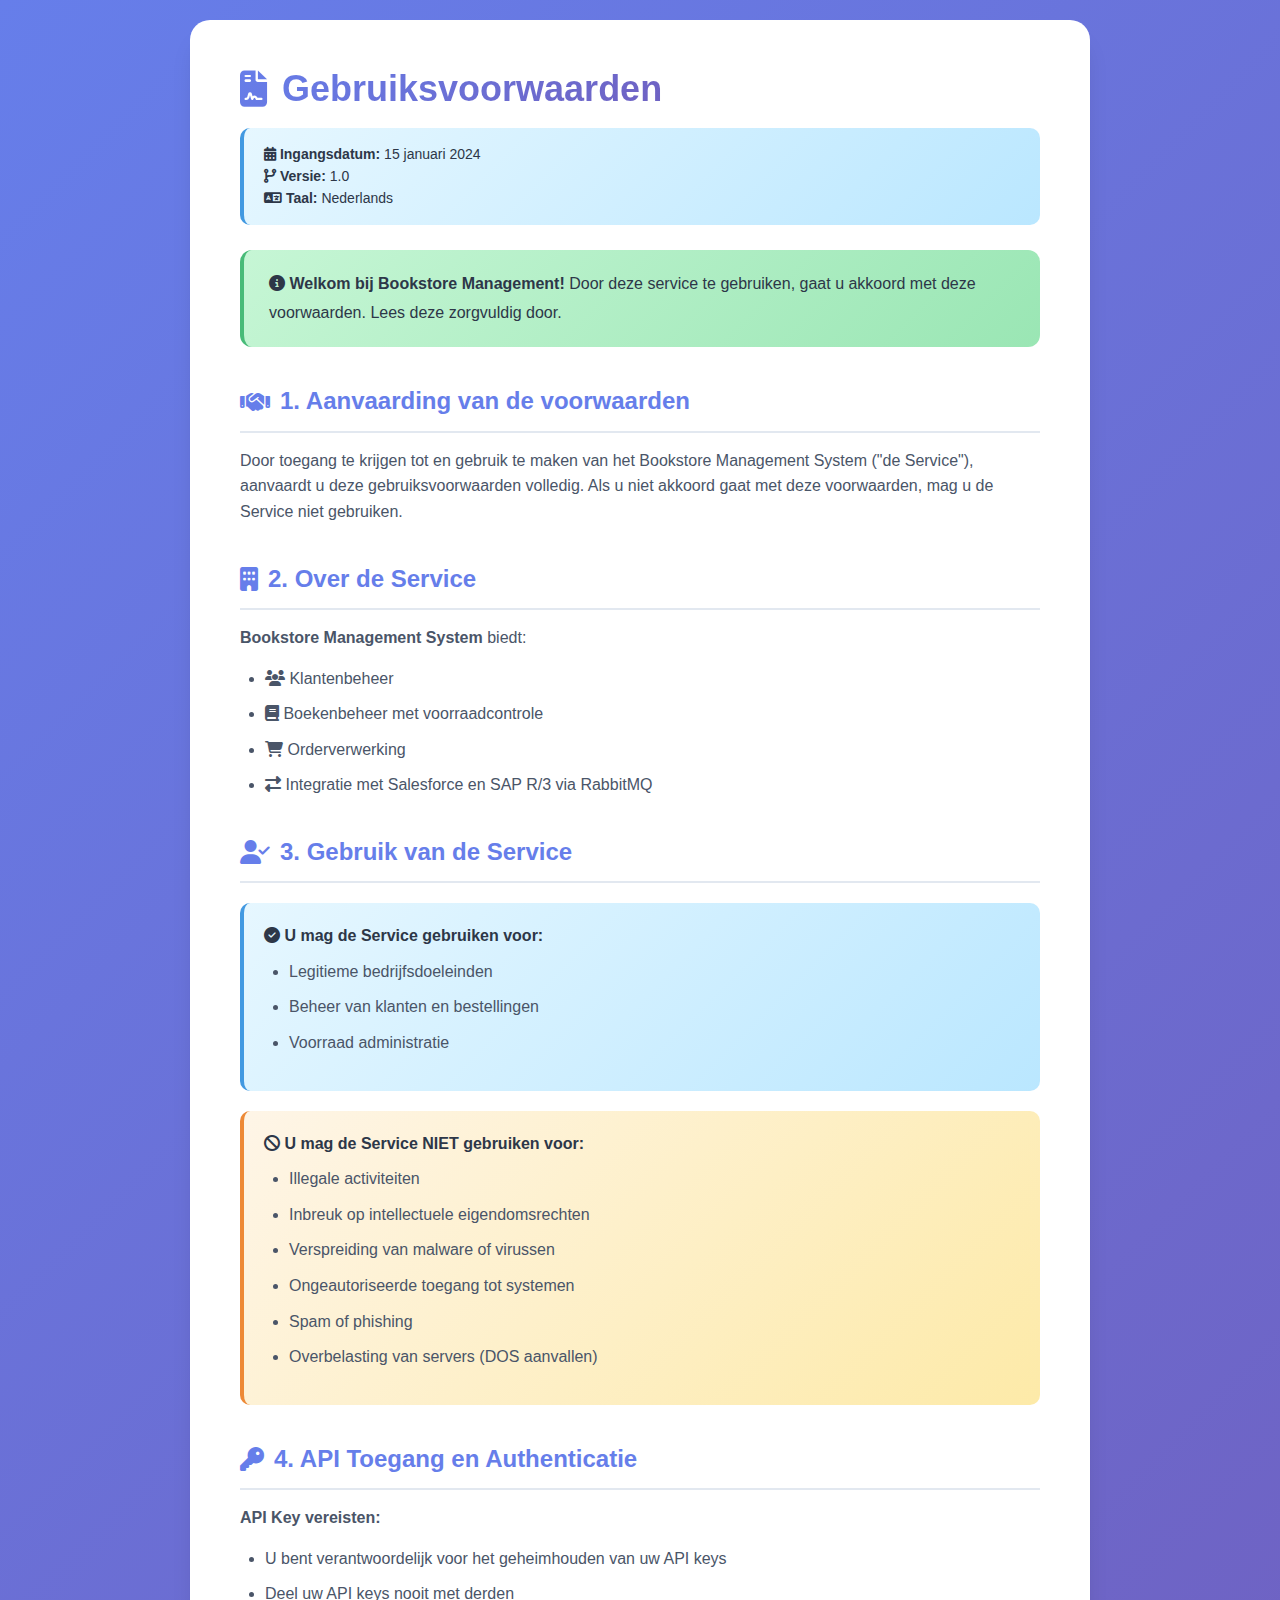
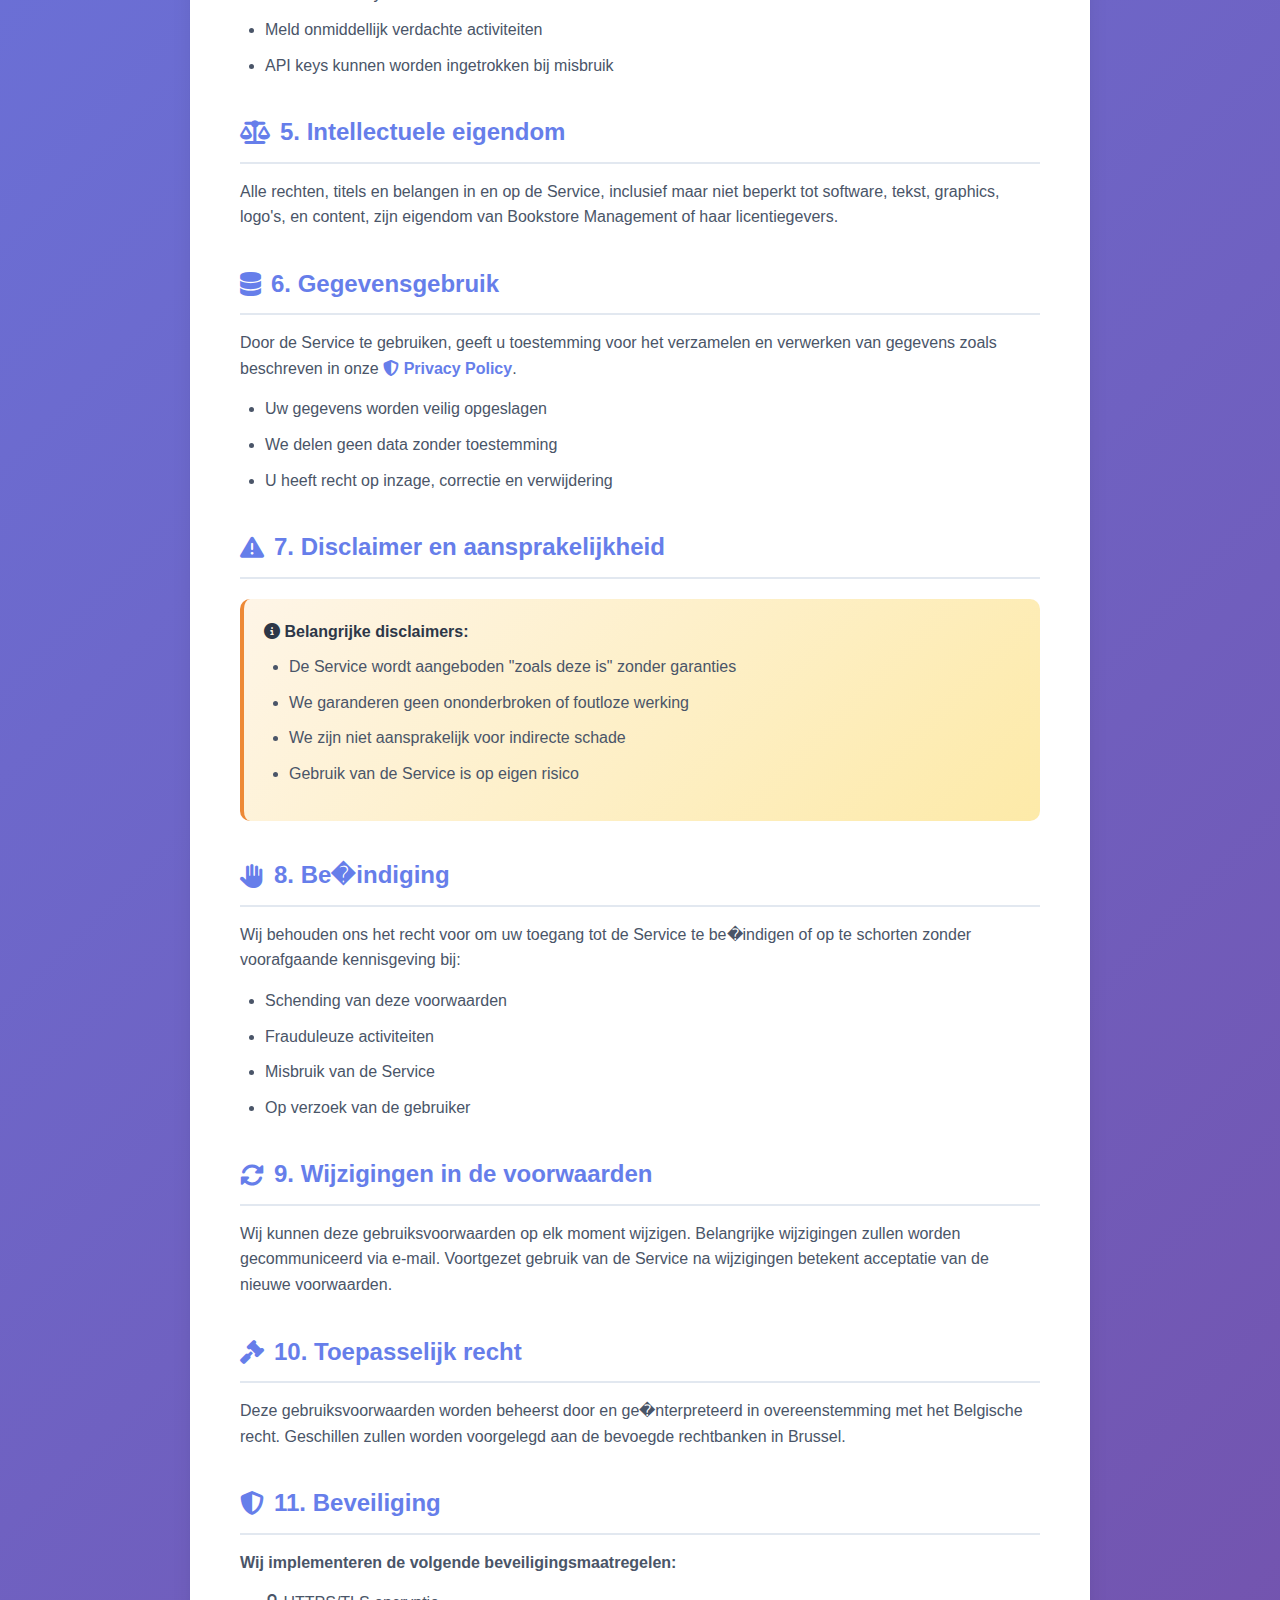
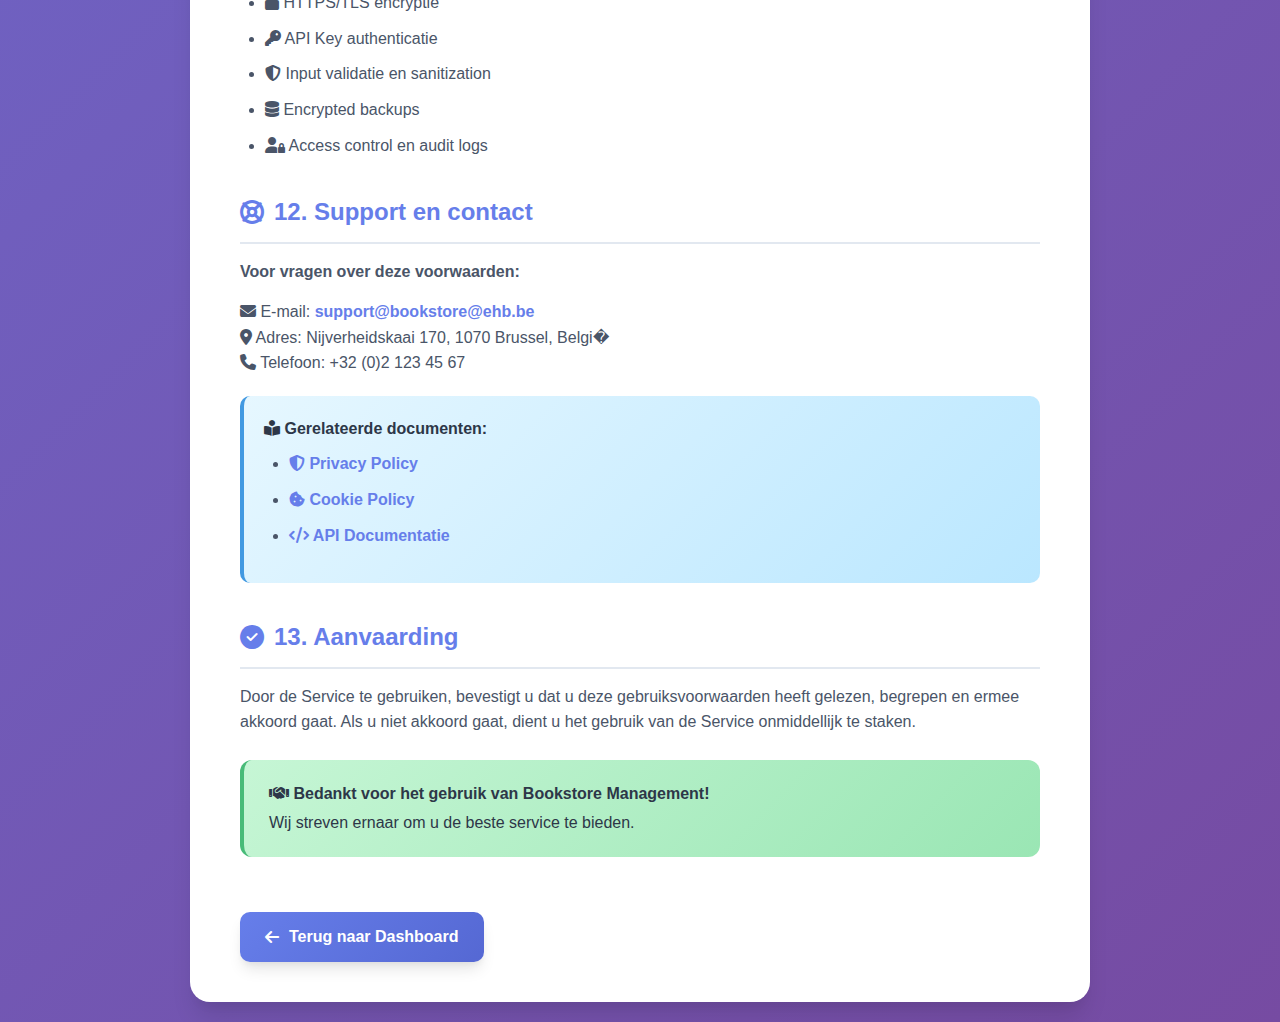
<file: BestelAppBoeken.Web/wwwroot/terms-of-service.html>
<!DOCTYPE html>
<html lang="nl">
<head>
    <meta charset="UTF-8">
    <meta name="viewport" content="width=device-width, initial-scale=1.0">
    <title>Gebruiksvoorwaarden - Bookstore Management</title>
    <link rel="stylesheet" href="https://cdnjs.cloudflare.com/ajax/libs/font-awesome/6.4.0/css/all.min.css">
    <style>
        :root {
            --primary: #667eea;
            --primary-dark: #5568d3;
            --secondary: #764ba2;
            --success: #48bb78;
            --danger: #f56565;
            --warning: #ed8936;
            --info: #4299e1;
            --dark: #2d3748;
            --light: #f7fafc;
            --gray: #718096;
            --border: #e2e8f0;
            --shadow: 0 10px 15px -3px rgba(0, 0, 0, 0.1), 0 4px 6px -2px rgba(0, 0, 0, 0.05);
            --shadow-lg: 0 20px 25px -5px rgba(0, 0, 0, 0.1), 0 10px 10px -5px rgba(0, 0, 0, 0.04);
        }

        * {
            margin: 0;
            padding: 0;
            box-sizing: border-box;
        }

        body {
            font-family: 'Inter', -apple-system, BlinkMacSystemFont, 'Segoe UI', Roboto, sans-serif;
            background: linear-gradient(135deg, #667eea 0%, #764ba2 100%);
            min-height: 100vh;
            padding: 20px;
            color: var(--dark);
            line-height: 1.6;
        }

        .container {
            max-width: 900px;
            margin: 0 auto;
            background: white;
            padding: 40px 50px;
            border-radius: 20px;
            box-shadow: var(--shadow-lg);
            animation: fadeIn 0.5s ease-in;
        }

        @keyframes fadeIn {
            from {
                opacity: 0;
                transform: translateY(20px);
            }
            to {
                opacity: 1;
                transform: translateY(0);
            }
        }

        h1 {
            font-size: 36px;
            font-weight: 700;
            background: linear-gradient(135deg, var(--primary), var(--secondary));
            -webkit-background-clip: text;
            -webkit-text-fill-color: transparent;
            background-clip: text;
            margin-bottom: 10px;
            display: flex;
            align-items: center;
            gap: 15px;
        }

        h2 {
            color: var(--primary);
            font-size: 24px;
            font-weight: 600;
            margin-top: 35px;
            margin-bottom: 15px;
            padding-bottom: 10px;
            border-bottom: 2px solid var(--border);
            display: flex;
            align-items: center;
            gap: 10px;
        }

        .meta {
            background: linear-gradient(135deg, #e6f7ff, #bae7ff);
            padding: 15px 20px;
            border-radius: 10px;
            margin-bottom: 25px;
            font-size: 14px;
            border-left: 4px solid var(--info);
        }

        .highlight {
            background: linear-gradient(135deg, #c6f6d5, #9ae6b4);
            padding: 20px 25px;
            border-radius: 12px;
            margin: 25px 0;
            font-size: 16px;
            border-left: 4px solid var(--success);
            line-height: 1.8;
        }

        .warning-box {
            background: linear-gradient(135deg, #fef5e7, #fdeaa8);
            padding: 20px;
            border-radius: 10px;
            border-left: 4px solid var(--warning);
            margin: 20px 0;
        }

        .info-box {
            background: linear-gradient(135deg, #e6f7ff, #bae7ff);
            padding: 20px;
            border-radius: 10px;
            border-left: 4px solid var(--info);
            margin: 20px 0;
        }

        p {
            margin-bottom: 15px;
            color: #4a5568;
        }

        ul, ol {
            margin: 15px 0 15px 25px;
            color: #4a5568;
        }

        li {
            margin-bottom: 10px;
        }

        a {
            color: var(--primary);
            text-decoration: none;
            font-weight: 600;
            transition: all 0.2s;
        }

        a:hover {
            color: var(--secondary);
            text-decoration: underline;
        }

        .back-link {
            display: inline-flex;
            align-items: center;
            gap: 10px;
            margin-top: 30px;
            padding: 12px 25px;
            background: linear-gradient(135deg, var(--primary), var(--primary-dark));
            color: white;
            border-radius: 10px;
            font-weight: 600;
            text-decoration: none;
            transition: all 0.3s;
            box-shadow: var(--shadow);
        }

        .back-link:hover {
            transform: translateY(-2px);
            box-shadow: var(--shadow-lg);
            text-decoration: none;
        }

        @media (max-width: 768px) {
            .container {
                padding: 30px 25px;
            }
            h1 {
                font-size: 28px;
            }
        }
    </style>
</head>
<body>
    <div class="container">
        <h1><i class="fas fa-file-contract"></i> Gebruiksvoorwaarden</h1>
        
        <div class="meta">
            <strong><i class="fas fa-calendar-alt"></i> Ingangsdatum:</strong> 15 januari 2024<br>
            <strong><i class="fas fa-code-branch"></i> Versie:</strong> 1.0<br>
            <strong><i class="fas fa-language"></i> Taal:</strong> Nederlands
        </div>

        <div class="highlight">
            <strong><i class="fas fa-info-circle"></i> Welkom bij Bookstore Management!</strong> 
            Door deze service te gebruiken, gaat u akkoord met deze voorwaarden. Lees deze zorgvuldig door.
        </div>

        <h2><i class="fas fa-handshake"></i> 1. Aanvaarding van de voorwaarden</h2>
        <p>
            Door toegang te krijgen tot en gebruik te maken van het Bookstore Management System 
            ("de Service"), aanvaardt u deze gebruiksvoorwaarden volledig. Als u niet akkoord gaat 
            met deze voorwaarden, mag u de Service niet gebruiken.
        </p>

        <h2><i class="fas fa-building"></i> 2. Over de Service</h2>
        <p><strong>Bookstore Management System</strong> biedt:</p>
        <ul>
            <li><i class="fas fa-users"></i> Klantenbeheer</li>
            <li><i class="fas fa-book"></i> Boekenbeheer met voorraadcontrole</li>
            <li><i class="fas fa-shopping-cart"></i> Orderverwerking</li>
            <li><i class="fas fa-exchange-alt"></i> Integratie met Salesforce en SAP R/3 via RabbitMQ</li>
        </ul>

        <h2><i class="fas fa-user-check"></i> 3. Gebruik van de Service</h2>
        
        <div class="info-box">
            <strong><i class="fas fa-check-circle"></i> U mag de Service gebruiken voor:</strong>
            <ul style="margin-top: 10px;">
                <li>Legitieme bedrijfsdoeleinden</li>
                <li>Beheer van klanten en bestellingen</li>
                <li>Voorraad administratie</li>
            </ul>
        </div>

        <div class="warning-box">
            <strong><i class="fas fa-ban"></i> U mag de Service NIET gebruiken voor:</strong>
            <ul style="margin-top: 10px;">
                <li>Illegale activiteiten</li>
                <li>Inbreuk op intellectuele eigendomsrechten</li>
                <li>Verspreiding van malware of virussen</li>
                <li>Ongeautoriseerde toegang tot systemen</li>
                <li>Spam of phishing</li>
                <li>Overbelasting van servers (DOS aanvallen)</li>
            </ul>
        </div>

        <h2><i class="fas fa-key"></i> 4. API Toegang en Authenticatie</h2>
        <p><strong>API Key vereisten:</strong></p>
        <ul>
            <li>U bent verantwoordelijk voor het geheimhouden van uw API keys</li>
            <li>Deel uw API keys nooit met derden</li>
            <li>Meld onmiddellijk verdachte activiteiten</li>
            <li>API keys kunnen worden ingetrokken bij misbruik</li>
        </ul>

        <h2><i class="fas fa-balance-scale"></i> 5. Intellectuele eigendom</h2>
        <p>
            Alle rechten, titels en belangen in en op de Service, inclusief maar niet beperkt tot software, 
            tekst, graphics, logo's, en content, zijn eigendom van Bookstore Management of haar licentiegevers.
        </p>

        <h2><i class="fas fa-database"></i> 6. Gegevensgebruik</h2>
        <p>
            Door de Service te gebruiken, geeft u toestemming voor het verzamelen en verwerken van gegevens 
            zoals beschreven in onze <a href="/privacy-policy.html"><i class="fas fa-shield-alt"></i> Privacy Policy</a>.
        </p>
        <ul>
            <li>Uw gegevens worden veilig opgeslagen</li>
            <li>We delen geen data zonder toestemming</li>
            <li>U heeft recht op inzage, correctie en verwijdering</li>
        </ul>

        <h2><i class="fas fa-exclamation-triangle"></i> 7. Disclaimer en aansprakelijkheid</h2>
        
        <div class="warning-box">
            <strong><i class="fas fa-info-circle"></i> Belangrijke disclaimers:</strong>
            <ul style="margin-top: 10px;">
                <li>De Service wordt aangeboden "zoals deze is" zonder garanties</li>
                <li>We garanderen geen ononderbroken of foutloze werking</li>
                <li>We zijn niet aansprakelijk voor indirecte schade</li>
                <li>Gebruik van de Service is op eigen risico</li>
            </ul>
        </div>

        <h2><i class="fas fa-hand-paper"></i> 8. Be�indiging</h2>
        <p>
            Wij behouden ons het recht voor om uw toegang tot de Service te be�indigen of op te schorten 
            zonder voorafgaande kennisgeving bij:
        </p>
        <ul>
            <li>Schending van deze voorwaarden</li>
            <li>Frauduleuze activiteiten</li>
            <li>Misbruik van de Service</li>
            <li>Op verzoek van de gebruiker</li>
        </ul>

        <h2><i class="fas fa-sync-alt"></i> 9. Wijzigingen in de voorwaarden</h2>
        <p>
            Wij kunnen deze gebruiksvoorwaarden op elk moment wijzigen. Belangrijke wijzigingen 
            zullen worden gecommuniceerd via e-mail. Voortgezet gebruik van de Service na wijzigingen 
            betekent acceptatie van de nieuwe voorwaarden.
        </p>

        <h2><i class="fas fa-gavel"></i> 10. Toepasselijk recht</h2>
        <p>
            Deze gebruiksvoorwaarden worden beheerst door en ge�nterpreteerd in overeenstemming met 
            het Belgische recht. Geschillen zullen worden voorgelegd aan de bevoegde rechtbanken in Brussel.
        </p>

        <h2><i class="fas fa-shield-alt"></i> 11. Beveiliging</h2>
        <p><strong>Wij implementeren de volgende beveiligingsmaatregelen:</strong></p>
        <ul>
            <li><i class="fas fa-lock"></i> HTTPS/TLS encryptie</li>
            <li><i class="fas fa-key"></i> API Key authenticatie</li>
            <li><i class="fas fa-shield-alt"></i> Input validatie en sanitization</li>
            <li><i class="fas fa-database"></i> Encrypted backups</li>
            <li><i class="fas fa-user-lock"></i> Access control en audit logs</li>
        </ul>

        <h2><i class="fas fa-life-ring"></i> 12. Support en contact</h2>
        <p><strong>Voor vragen over deze voorwaarden:</strong></p>
        <p>
            <i class="fas fa-envelope"></i> E-mail: <a href="mailto:support@bookstore@ehb.be">support@bookstore@ehb.be</a><br>
            <i class="fas fa-map-marker-alt"></i> Adres: Nijverheidskaai 170, 1070 Brussel, Belgi�<br>
            <i class="fas fa-phone"></i> Telefoon: +32 (0)2 123 45 67
        </p>

        <div class="info-box">
            <strong><i class="fas fa-book-reader"></i> Gerelateerde documenten:</strong>
            <ul style="margin-top: 10px;">
                <li><a href="/privacy-policy.html"><i class="fas fa-shield-alt"></i> Privacy Policy</a></li>
                <li><a href="/cookie-policy.html"><i class="fas fa-cookie-bite"></i> Cookie Policy</a></li>
                <li><a href="/swagger"><i class="fas fa-code"></i> API Documentatie</a></li>
            </ul>
        </div>

        <h2><i class="fas fa-check-circle"></i> 13. Aanvaarding</h2>
        <p>
            Door de Service te gebruiken, bevestigt u dat u deze gebruiksvoorwaarden heeft gelezen, 
            begrepen en ermee akkoord gaat. Als u niet akkoord gaat, dient u het gebruik van de Service 
            onmiddellijk te staken.
        </p>

        <div class="highlight">
            <strong><i class="fas fa-handshake"></i> Bedankt voor het gebruik van Bookstore Management!</strong><br>
            Wij streven ernaar om u de beste service te bieden.
        </div>

        <a href="/" class="back-link">
            <i class="fas fa-arrow-left"></i> Terug naar Dashboard
        </a>
    </div>

    <script>
        console.log('%c?? Gebruiksvoorwaarden geladen', 'color: #667eea; font-size: 14px; font-weight: bold;');
        console.log('%c?? Versie 1.0 - Belgisch recht van toepassing', 'color: #718096; font-size: 12px;');
    </script>
</body>
</html>
</file>
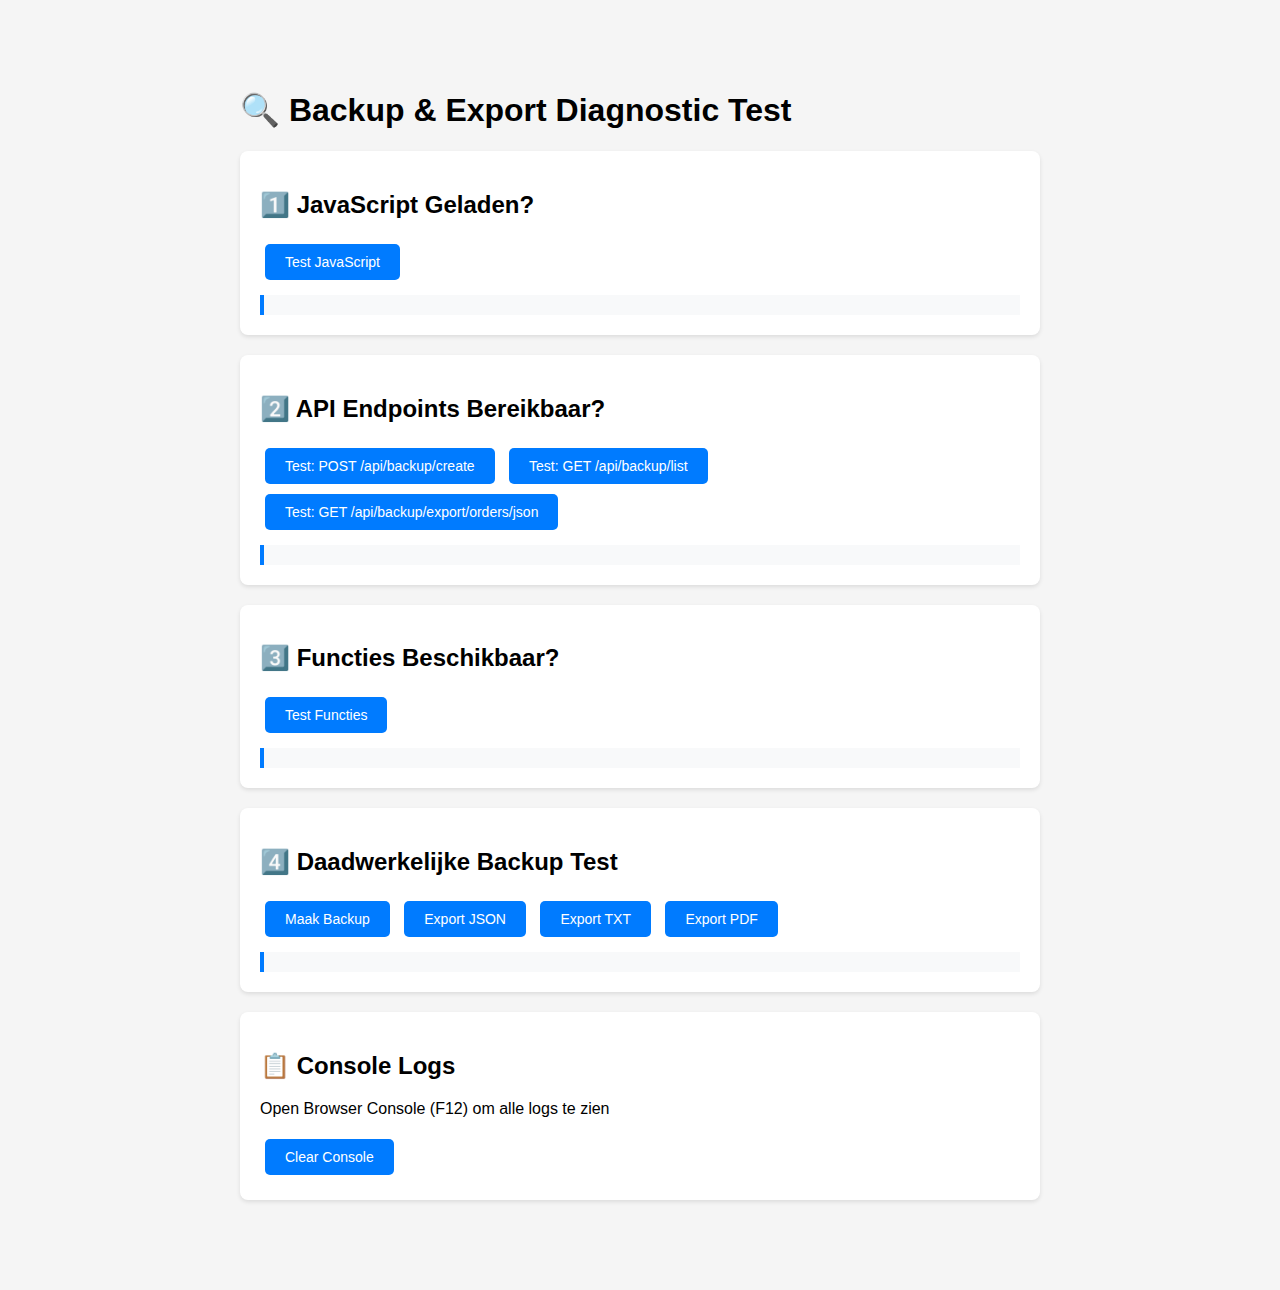
<file: BestelAppBoeken.Web/wwwroot/test-backup.html>
<!DOCTYPE html>
<html lang="nl">
<head>
    <meta charset="UTF-8">
    <meta name="viewport" content="width=device-width, initial-scale=1.0">
    <title>Backup & Export Test</title>
    <style>
        body {
            font-family: Arial, sans-serif;
            max-width: 800px;
            margin: 50px auto;
            padding: 20px;
            background: #f5f5f5;
        }
        .test-section {
            background: white;
            padding: 20px;
            margin: 20px 0;
            border-radius: 8px;
            box-shadow: 0 2px 4px rgba(0,0,0,0.1);
        }
        button {
            padding: 10px 20px;
            margin: 5px;
            cursor: pointer;
            border: none;
            border-radius: 5px;
            background: #007bff;
            color: white;
            font-size: 14px;
        }
        button:hover {
            background: #0056b3;
        }
        .result {
            margin-top: 10px;
            padding: 10px;
            background: #f8f9fa;
            border-left: 4px solid #007bff;
            font-family: monospace;
            font-size: 12px;
            white-space: pre-wrap;
        }
        .error {
            border-left-color: #dc3545;
            background: #f8d7da;
        }
        .success {
            border-left-color: #28a745;
            background: #d4edda;
        }
    </style>
</head>
<body>
    <h1>🔍 Backup & Export Diagnostic Test</h1>
    
    <div class="test-section">
        <h2>1️⃣ JavaScript Geladen?</h2>
        <button onclick="testJavaScript()">Test JavaScript</button>
        <div id="js-result" class="result"></div>
    </div>

    <div class="test-section">
        <h2>2️⃣ API Endpoints Bereikbaar?</h2>
        <button onclick="testBackupCreate()">Test: POST /api/backup/create</button>
        <button onclick="testBackupList()">Test: GET /api/backup/list</button>
        <button onclick="testExportJson()">Test: GET /api/backup/export/orders/json</button>
        <div id="api-result" class="result"></div>
    </div>

    <div class="test-section">
        <h2>3️⃣ Functies Beschikbaar?</h2>
        <button onclick="testFunctions()">Test Functies</button>
        <div id="func-result" class="result"></div>
    </div>

    <div class="test-section">
        <h2>4️⃣ Daadwerkelijke Backup Test</h2>
        <button onclick="actualCreateBackup()">Maak Backup</button>
        <button onclick="actualExportJson()">Export JSON</button>
        <button onclick="actualExportTxt()">Export TXT</button>
        <button onclick="actualExportPdf()">Export PDF</button>
        <div id="actual-result" class="result"></div>
    </div>

    <div class="test-section">
        <h2>📋 Console Logs</h2>
        <p>Open Browser Console (F12) om alle logs te zien</p>
        <button onclick="console.clear()">Clear Console</button>
    </div>

    <script>
        // Test 1: JavaScript werkt
        function testJavaScript() {
            const result = document.getElementById('js-result');
            result.className = 'result success';
            result.textContent = '✅ JavaScript werkt!\n' +
                                'Tijdstip: ' + new Date().toLocaleString() + '\n' +
                                'Browser: ' + navigator.userAgent.split(' ').pop();
            console.log('✅ JavaScript test geslaagd');
        }

        // Test 2: Backup Create
        async function testBackupCreate() {
            const result = document.getElementById('api-result');
            result.textContent = '⏳ Testing POST /api/backup/create...';
            console.log('Testing backup create endpoint...');
            
            try {
                const response = await fetch('/api/backup/create', { 
                    method: 'POST',
                    headers: { 'Accept': 'application/json' }
                });
                
                console.log('Response status:', response.status);
                const data = await response.json();
                console.log('Response data:', data);
                
                if (response.ok && data.success) {
                    result.className = 'result success';
                    result.textContent = '✅ Backup Create Werkt!\n' +
                                       'Status: ' + response.status + '\n' +
                                       'Bestand: ' + data.fileName + '\n' +
                                       JSON.stringify(data, null, 2);
                } else {
                    throw new Error('Response niet OK: ' + JSON.stringify(data));
                }
            } catch (error) {
                result.className = 'result error';
                result.textContent = '❌ Error:\n' + error.message + '\n' + error.stack;
                console.error('Backup create error:', error);
            }
        }

        // Test 3: Backup List
        async function testBackupList() {
            const result = document.getElementById('api-result');
            result.textContent = '⏳ Testing GET /api/backup/list...';
            console.log('Testing backup list endpoint...');
            
            try {
                const response = await fetch('/api/backup/list');
                console.log('Response status:', response.status);
                
                const data = await response.json();
                console.log('Response data:', data);
                
                if (response.ok) {
                    result.className = 'result success';
                    result.textContent = '✅ Backup List Werkt!\n' +
                                       'Status: ' + response.status + '\n' +
                                       'Aantal: ' + data.count + '\n' +
                                       JSON.stringify(data, null, 2);
                } else {
                    throw new Error('Response niet OK');
                }
            } catch (error) {
                result.className = 'result error';
                result.textContent = '❌ Error:\n' + error.message;
                console.error('Backup list error:', error);
            }
        }

        // Test 4: Export JSON
        async function testExportJson() {
            const result = document.getElementById('api-result');
            result.textContent = '⏳ Testing GET /api/backup/export/orders/json...';
            console.log('Testing JSON export endpoint...');
            
            try {
                const response = await fetch('/api/backup/export/orders/json');
                console.log('Response status:', response.status);
                console.log('Response headers:', [...response.headers.entries()]);
                
                if (response.ok) {
                    const contentType = response.headers.get('content-type');
                    result.className = 'result success';
                    result.textContent = '✅ JSON Export Werkt!\n' +
                                       'Status: ' + response.status + '\n' +
                                       'Content-Type: ' + contentType + '\n' +
                                       'Size: ' + response.headers.get('content-length') + ' bytes';
                } else {
                    throw new Error('Response niet OK: ' + response.status);
                }
            } catch (error) {
                result.className = 'result error';
                result.textContent = '❌ Error:\n' + error.message;
                console.error('JSON export error:', error);
            }
        }

        // Test 5: Functies beschikbaar
        function testFunctions() {
            const result = document.getElementById('func-result');
            const functions = [
                'createBackup',
                'loadBackups', 
                'exportOrdersJson',
                'exportOrdersTxt',
                'exportOrdersPdf'
            ];
            
            let output = 'Functie Check:\n\n';
            let allFound = true;
            
            functions.forEach(funcName => {
                if (typeof window[funcName] === 'function') {
                    output += '✅ ' + funcName + ' - GEVONDEN\n';
                    console.log('✅', funcName, 'is defined');
                } else {
                    output += '❌ ' + funcName + ' - NIET GEVONDEN\n';
                    console.error('❌', funcName, 'is NOT defined');
                    allFound = false;
                }
            });
            
            result.className = allFound ? 'result success' : 'result error';
            result.textContent = output;
        }

        // Test 6: Daadwerkelijke backup
        async function actualCreateBackup() {
            const result = document.getElementById('actual-result');
            result.textContent = '⏳ Backup wordt aangemaakt...';
            console.log('🚀 Creating backup...');
            
            try {
                const response = await fetch('/api/backup/create', { method: 'POST' });
                const data = await response.json();
                console.log('Backup response:', data);
                
                if (data.success) {
                    result.className = 'result success';
                    result.textContent = '✅ Backup Succesvol!\n' +
                                       'Bestand: ' + data.fileName + '\n' +
                                       'Timestamp: ' + new Date(data.timestamp).toLocaleString();
                } else {
                    throw new Error('Backup failed: ' + (data.error || 'Unknown'));
                }
            } catch (error) {
                result.className = 'result error';
                result.textContent = '❌ Error: ' + error.message;
                console.error('Backup error:', error);
            }
        }

        // Test 7: Export JSON
        function actualExportJson() {
            const result = document.getElementById('actual-result');
            result.className = 'result';
            result.textContent = '📄 JSON export gestart...\nKijk naar je downloads folder!';
            console.log('🚀 Exporting JSON...');
            window.open('/api/backup/export/orders/json', '_blank');
        }

        // Test 8: Export TXT
        function actualExportTxt() {
            const result = document.getElementById('actual-result');
            result.className = 'result';
            result.textContent = '📝 TXT export gestart...\nKijk naar je downloads folder!';
            console.log('🚀 Exporting TXT...');
            window.open('/api/backup/export/orders/txt', '_blank');
        }

        // Test 9: Export PDF
        function actualExportPdf() {
            const result = document.getElementById('actual-result');
            result.className = 'result';
            result.textContent = '📕 PDF export gestart...\nKijk naar je downloads folder!';
            console.log('🚀 Exporting PDF...');
            window.open('/api/backup/export/orders/pdf', '_blank');
        }

        // Auto-run basic test
        window.addEventListener('DOMContentLoaded', () => {
            console.log('🎯 Test pagina geladen');
            console.log('📍 URL:', window.location.href);
            console.log('🌐 Origin:', window.location.origin);
        });
    </script>
</body>
</html>
</file>
